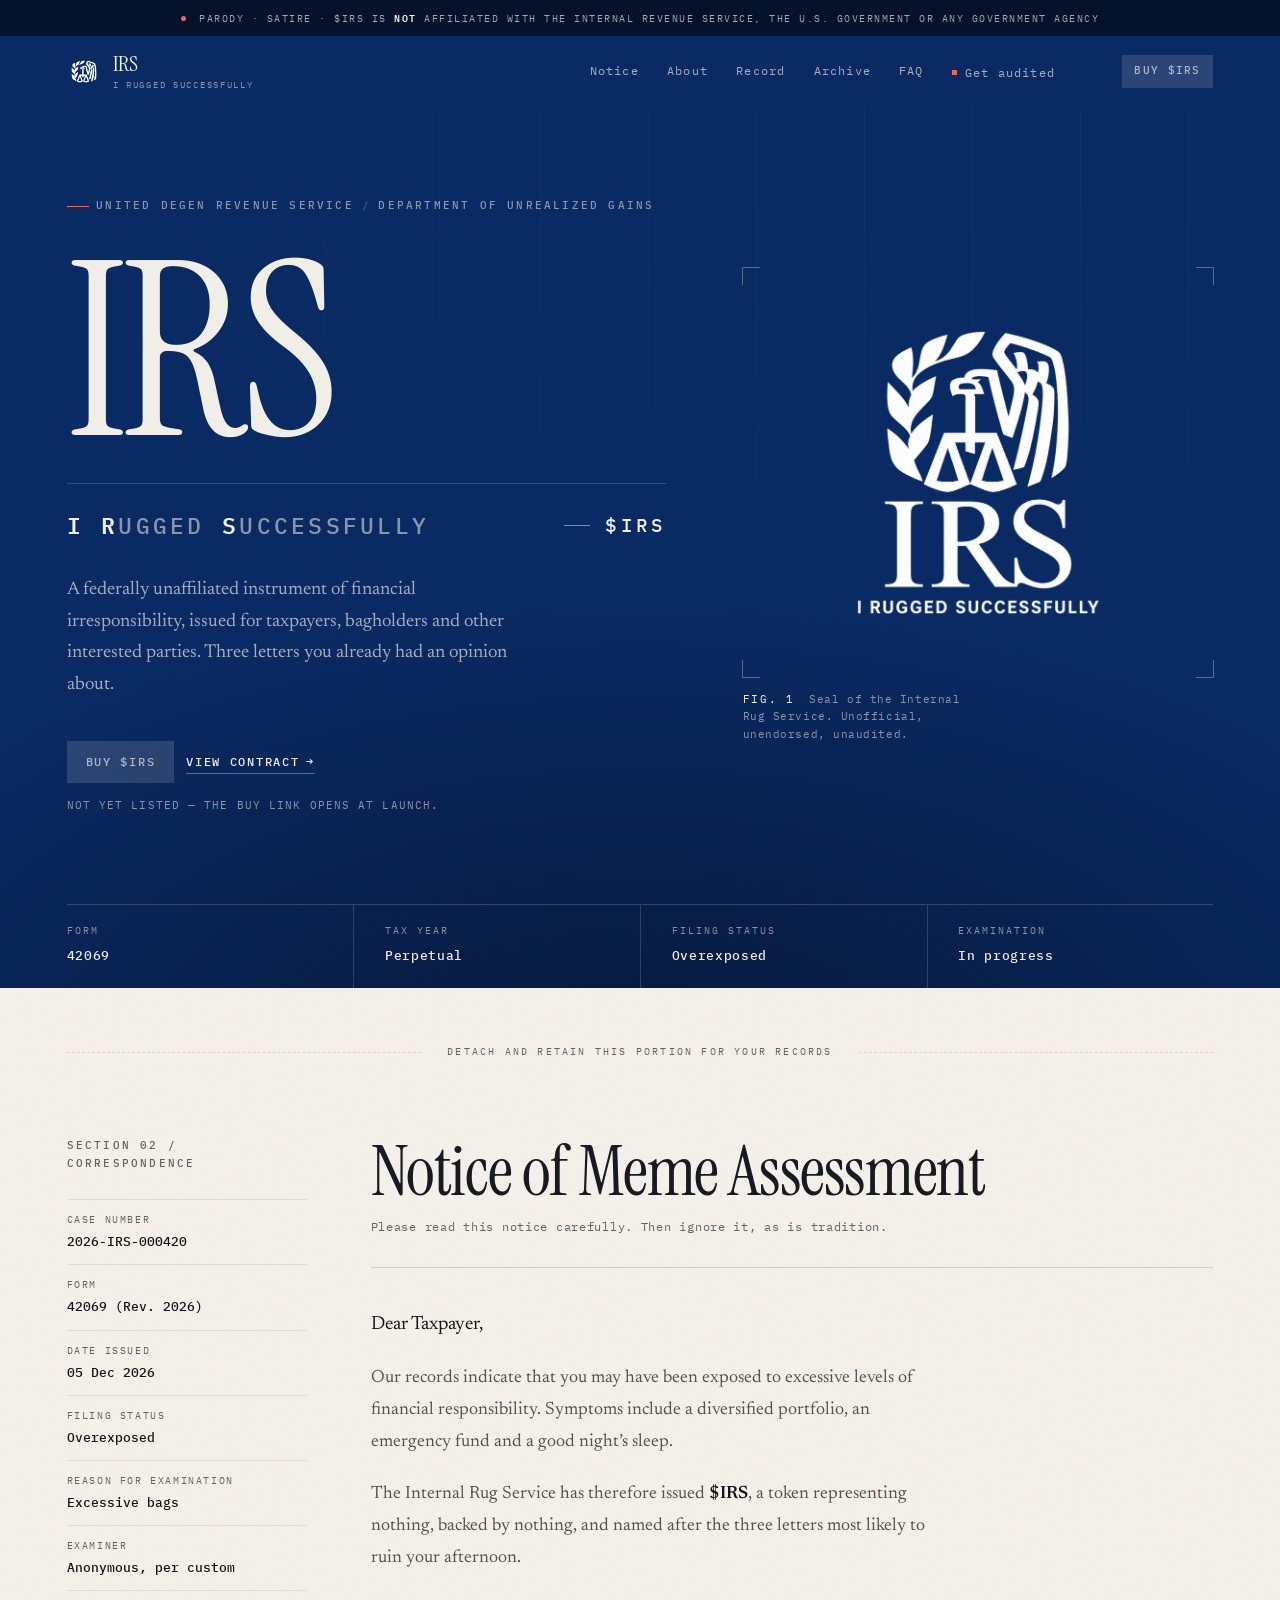
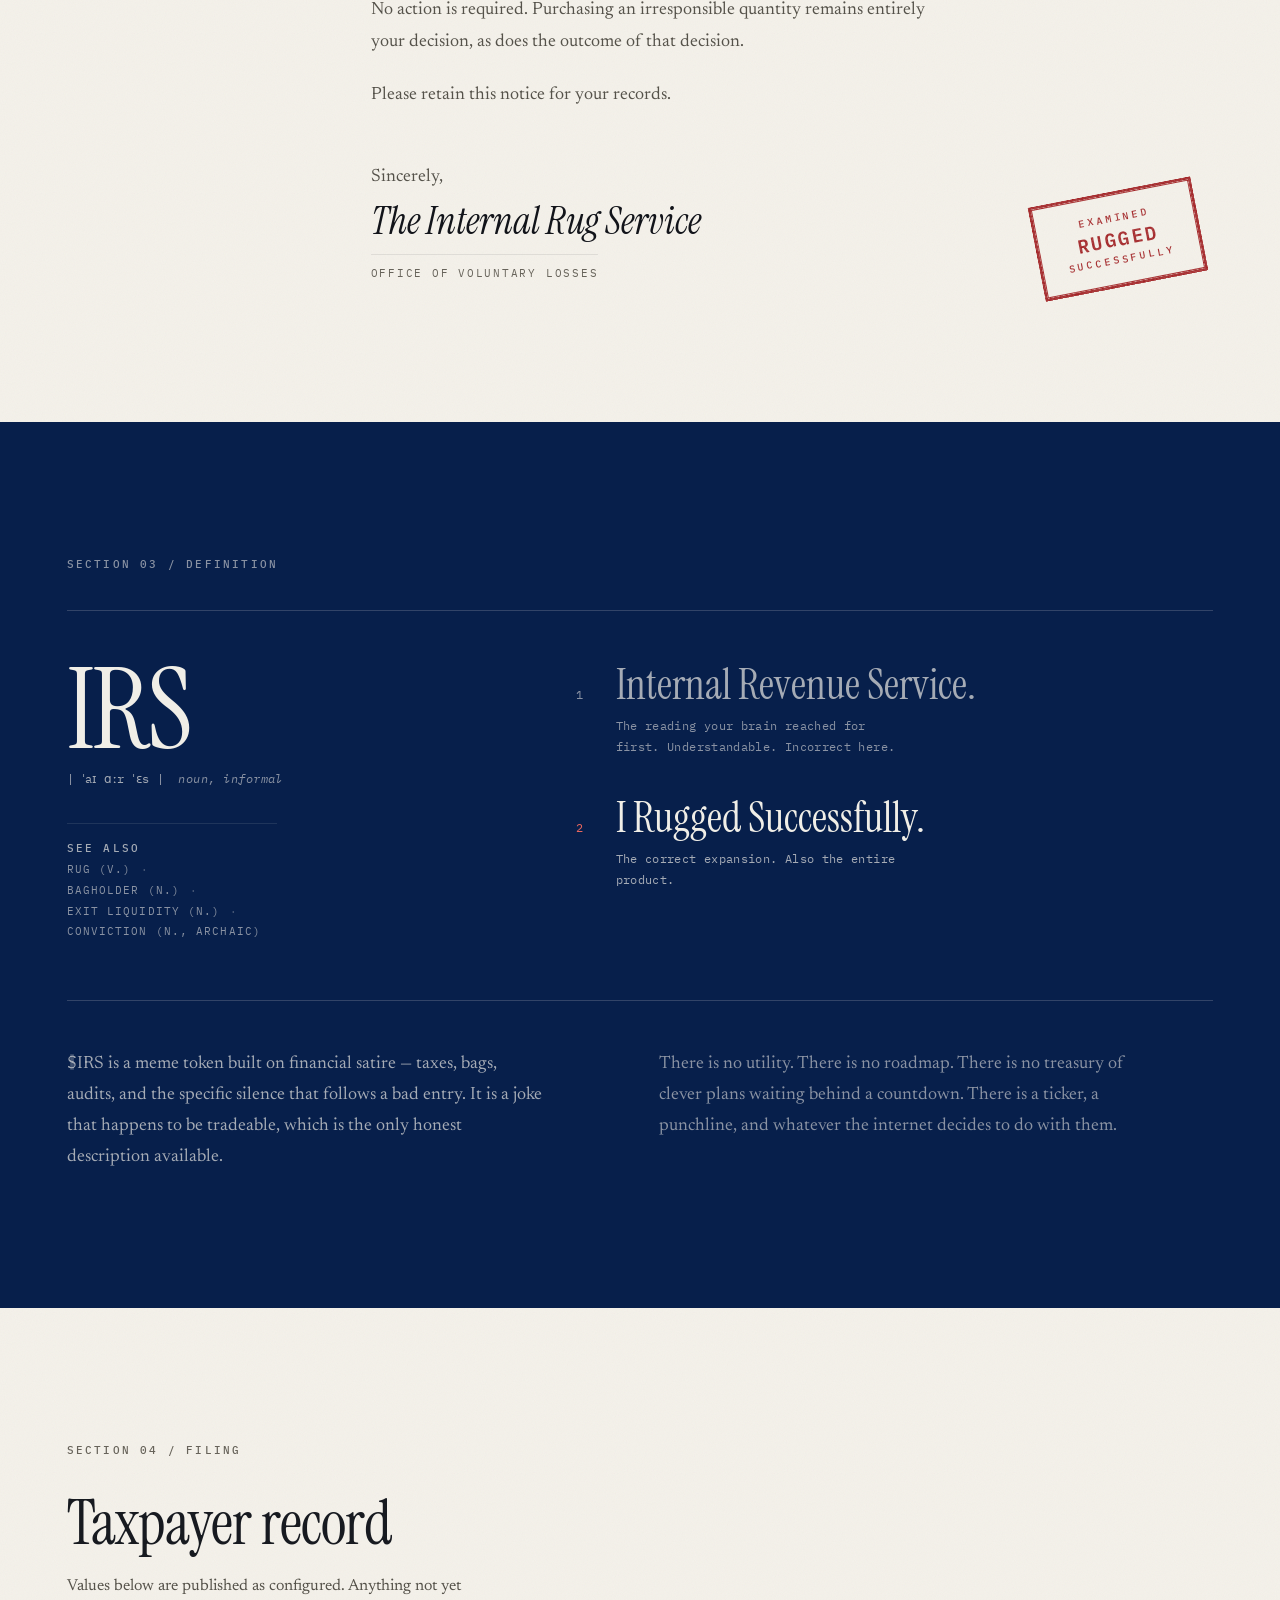
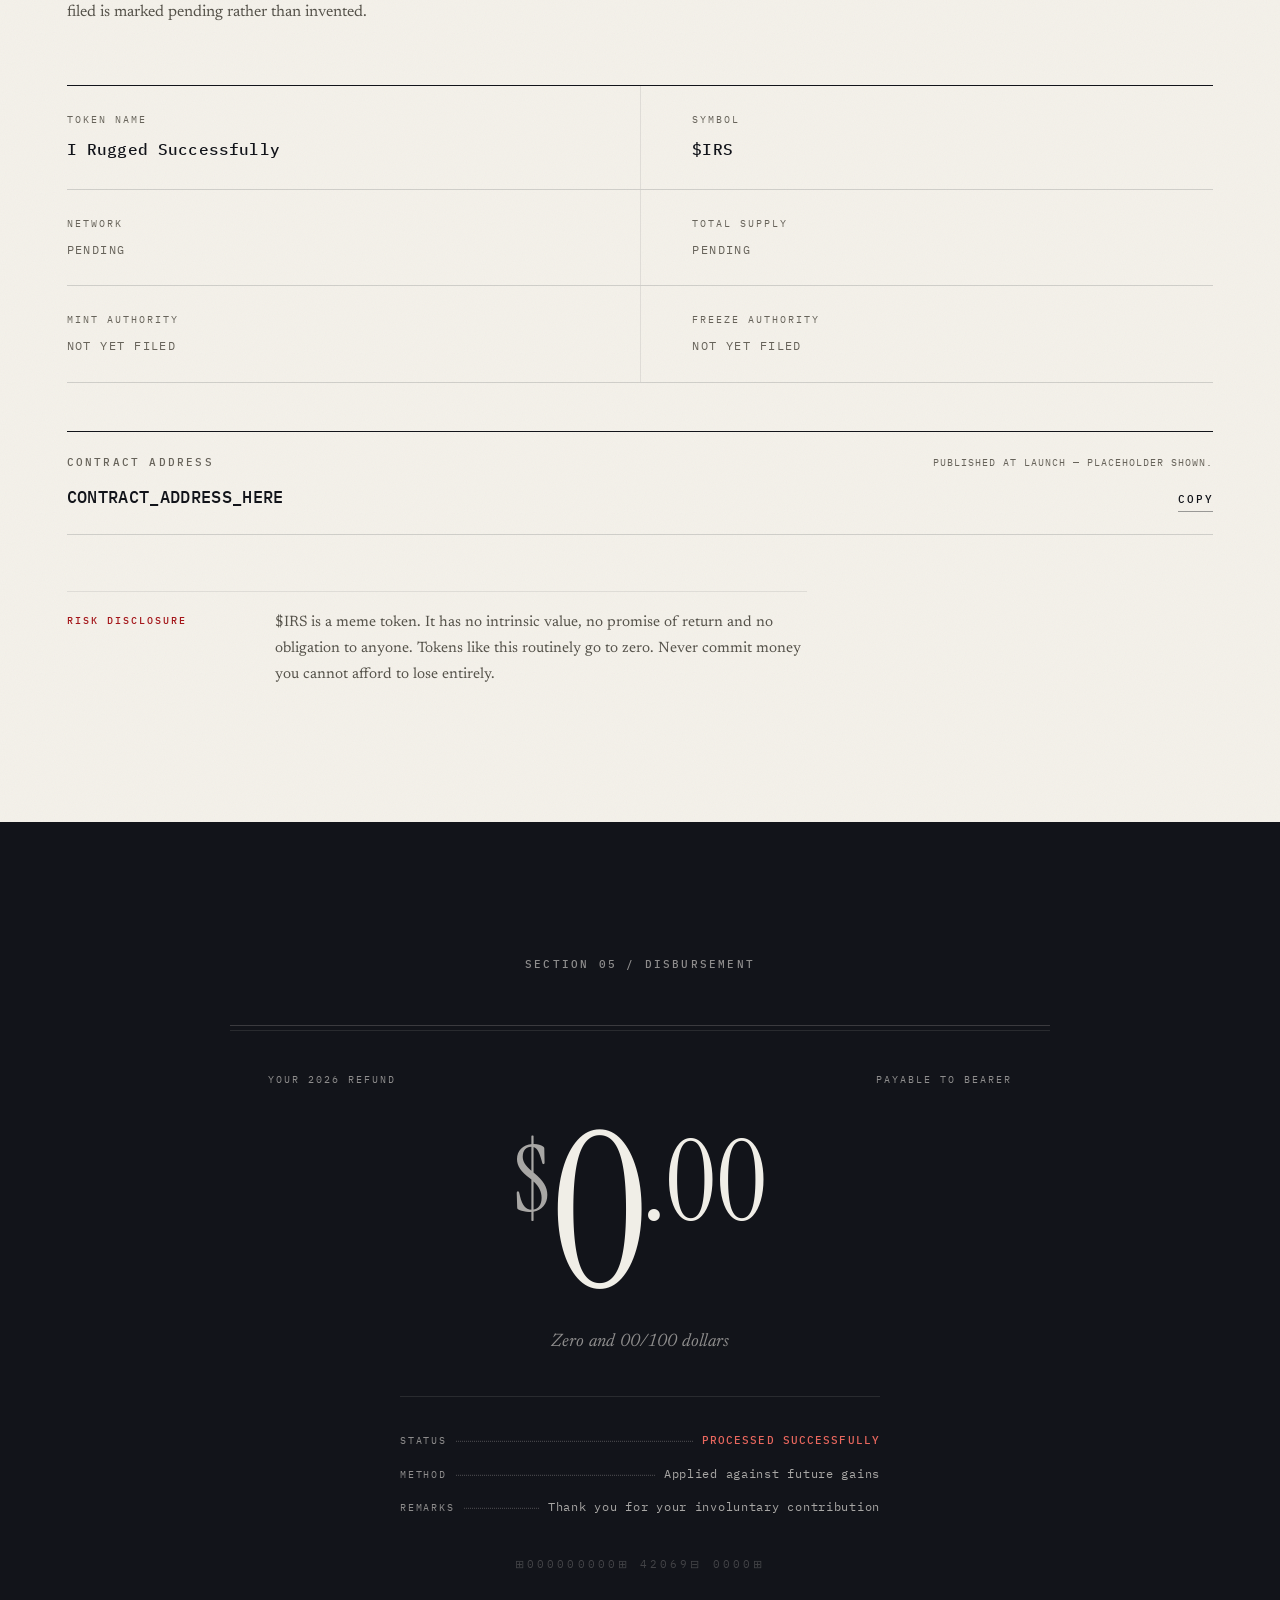
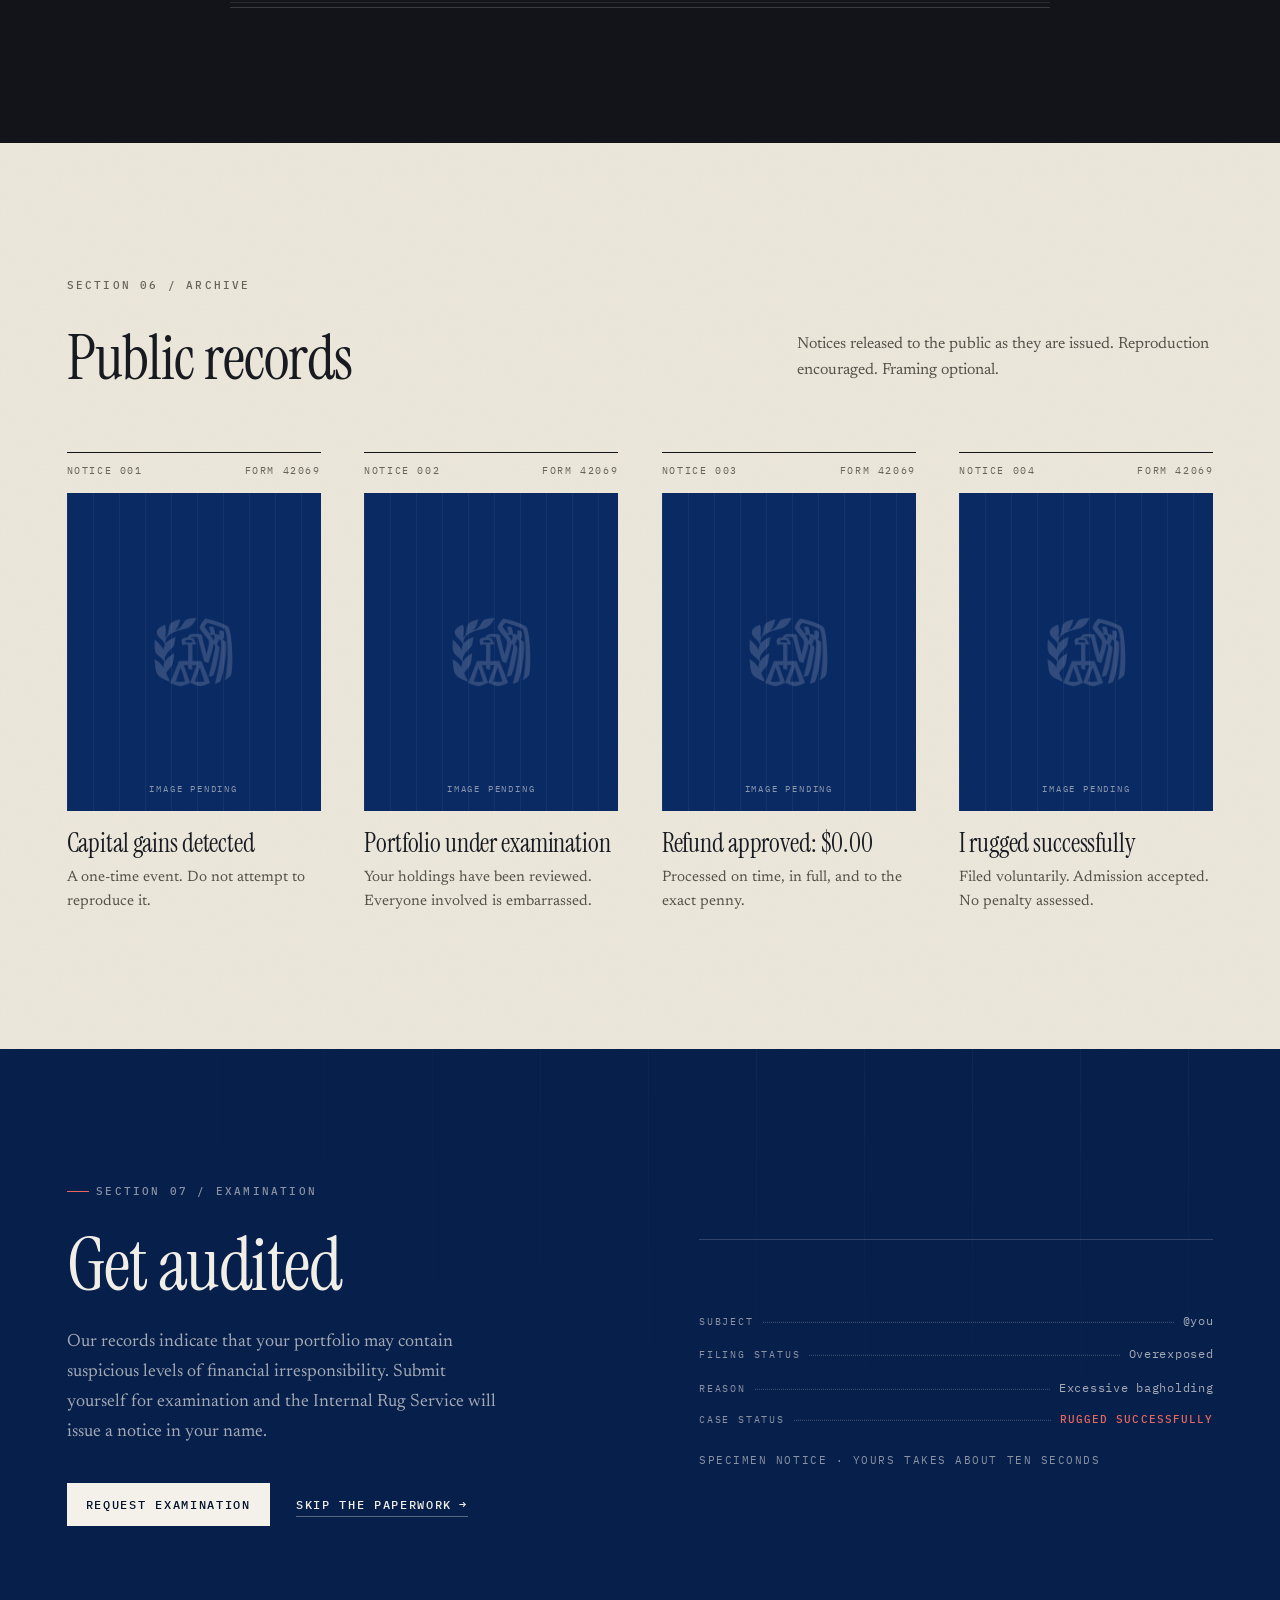
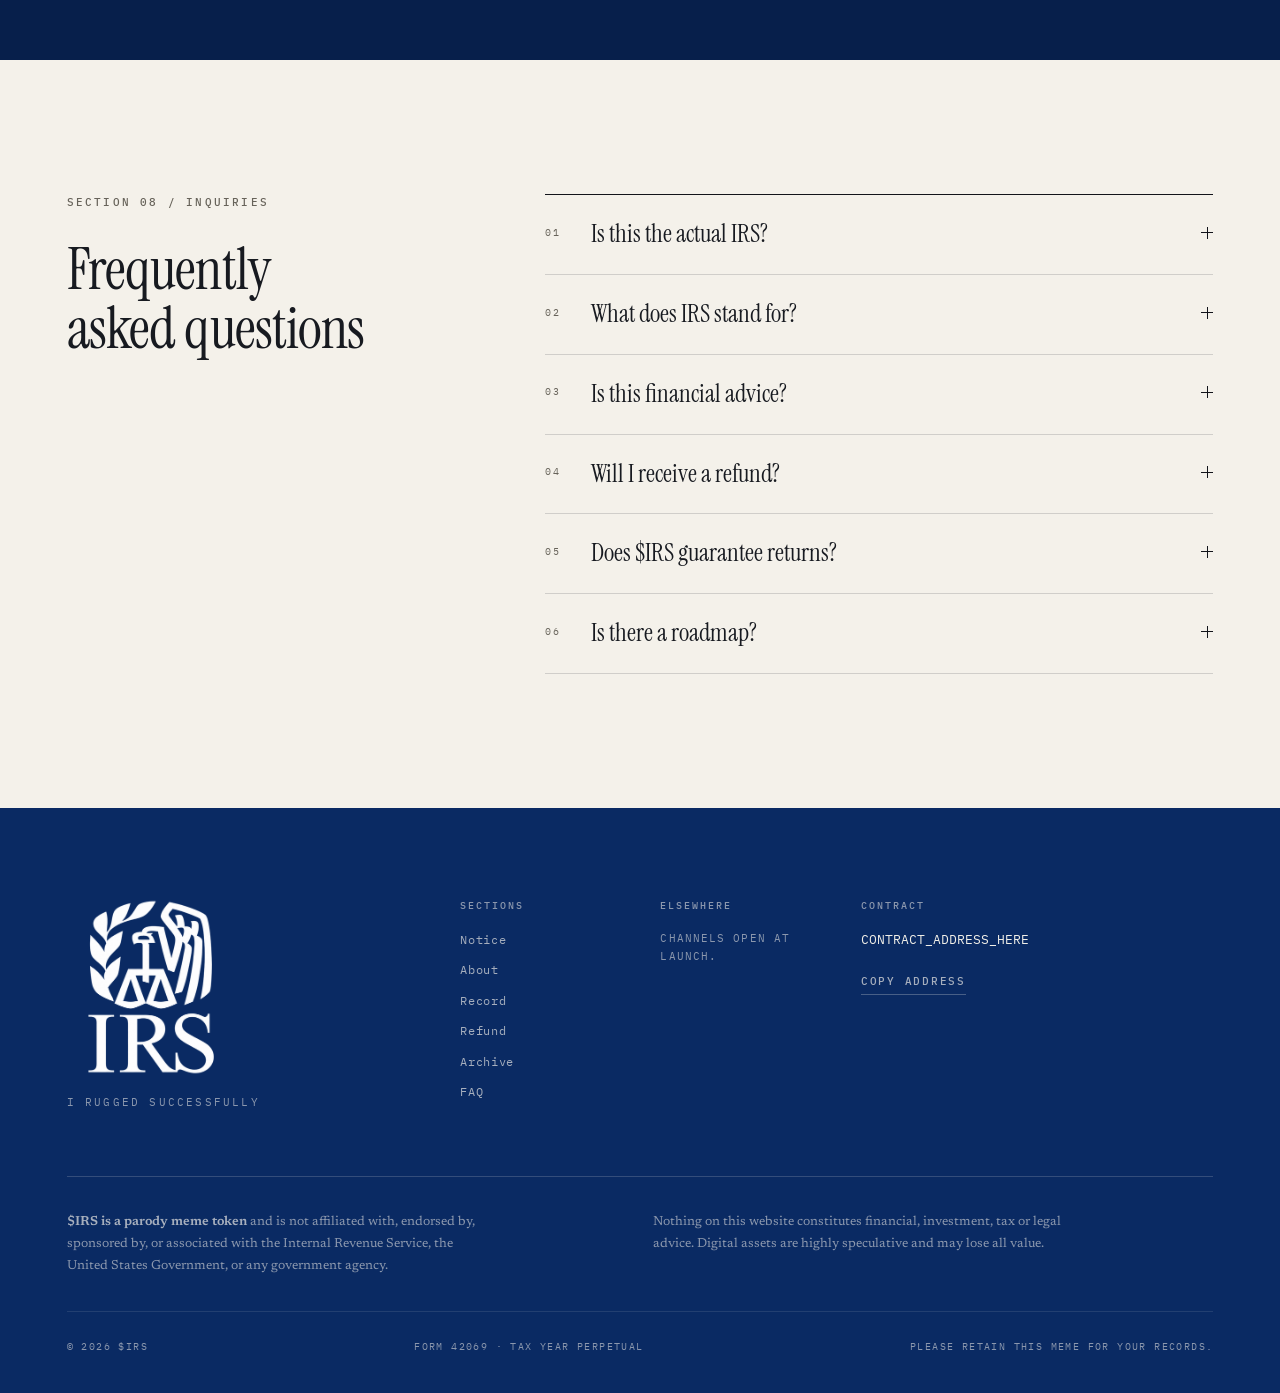
<file: index.html>
<!doctype html>
<html lang="en">
<head>
<meta charset="utf-8">
<meta name="viewport" content="width=device-width, initial-scale=1, viewport-fit=cover">
<title>IRS — I Rugged Successfully</title>

<meta name="description" content="$IRS — I Rugged Successfully. A parody meme token about taxes, bags and bad decisions. Not affiliated with the Internal Revenue Service or any government agency.">
<meta name="theme-color" content="#0A2A63">
<meta name="color-scheme" content="light dark">

<link rel="canonical" href="https://iruggedsuccessfully.com/">

<meta property="og:type" content="website">
<meta property="og:url" content="https://iruggedsuccessfully.com/">
<meta property="og:site_name" content="IRS — I Rugged Successfully">
<meta property="og:title" content="IRS — I Rugged Successfully">
<meta property="og:description" content="Your portfolio has been selected for examination. A parody meme token. Not affiliated with any government agency.">
<meta property="og:image" content="https://iruggedsuccessfully.com/assets/og.png">
<meta property="og:image:width" content="1200">
<meta property="og:image:height" content="630">
<meta property="og:image:alt" content="The IRS parody seal above the words I Rugged Successfully.">
<meta name="twitter:card" content="summary_large_image">
<meta name="twitter:title" content="IRS — I Rugged Successfully">
<meta name="twitter:description" content="Your portfolio has been selected for examination.">
<meta name="twitter:image" content="https://iruggedsuccessfully.com/assets/og.png">

<link rel="icon" href="assets/icon-64.png" sizes="64x64">
<link rel="icon" href="assets/icon-512.png" sizes="512x512">
<link rel="apple-touch-icon" href="assets/icon-180.png">

<link rel="preconnect" href="https://fonts.googleapis.com">
<link rel="preconnect" href="https://fonts.gstatic.com" crossorigin>
<link rel="preload" as="image" href="assets/lockup-white.png">
<link href="https://fonts.googleapis.com/css2?family=IBM+Plex+Mono:wght@400;500;600&family=Instrument+Serif:ital@0;1&family=Newsreader:ital,opsz,wght@0,6..72,300..600;1,6..72,300..500&display=swap" rel="stylesheet">
<link rel="stylesheet" href="styles.css">
</head>

<body>
<a class="skip" href="#main">Skip to content</a>

<!-- ══ PARODY BAR ══════════════════════════════════════════════════════ -->
<div class="disclaimer-bar" role="note">
  <span class="disclaimer-bar__mark" aria-hidden="true"></span>
  <p>Parody · Satire · $IRS is <strong>not</strong> affiliated with the Internal Revenue Service, the U.S. Government or any government agency</p>
</div>

<!-- ══ HEADER ═════════════════════════════════════════════════════════ -->
<header class="masthead" id="masthead">
  <div class="masthead__inner">
    <a class="brand" href="#top">
      <img class="brand__seal" src="assets/seal-white.png" alt="" width="240" height="162" aria-hidden="true">
      <span class="brand__text">
        <span class="brand__mark">IRS</span>
        <span class="brand__sub">I Rugged Successfully</span>
      </span>
    </a>

    <nav class="nav" aria-label="Primary">
      <ul class="nav__list">
        <li><a href="#notice">Notice</a></li>
        <li><a href="#about">About</a></li>
        <li><a href="#record">Record</a></li>
        <li><a href="#archive">Archive</a></li>
        <li><a href="#faq">FAQ</a></li>
        <li><a class="nav__flag" href="/audit.html"><span class="nav__dot" aria-hidden="true"></span>Get audited</a></li>
        <li><a class="nav__social" data-social="X_URL" href="#" target="_blank" rel="noopener" hidden>X</a></li>
      </ul>
      <a class="btn btn--sm btn--solid" data-cta="buy" href="#record">Buy $IRS</a>
    </nav>

    <button class="burger" id="burger" type="button" aria-expanded="false" aria-controls="mobile-menu">
      <span class="burger__lines" aria-hidden="true"><i></i><i></i></span>
      <span class="burger__label">Menu</span>
    </button>
  </div>
</header>

<!-- ══ MOBILE MENU ════════════════════════════════════════════════════ -->
<div class="sheet" id="mobile-menu" hidden>
  <nav class="sheet__nav" aria-label="Mobile">
    <a href="#notice"><span>01</span>Notice</a>
    <a href="#about"><span>02</span>About</a>
    <a href="#record"><span>03</span>Record</a>
    <a href="#refund"><span>04</span>Refund</a>
    <a href="#archive"><span>05</span>Archive</a>
    <a href="#faq"><span>06</span>FAQ</a>
    <a href="/audit.html"><span>07</span>Get audited</a>
  </nav>
  <div class="sheet__foot">
    <a class="btn btn--solid btn--block" data-cta="buy" href="#record">Buy $IRS</a>
    <div class="sheet__social">
      <a data-social="X_URL" href="#" target="_blank" rel="noopener" hidden>X ↗</a>
      <a data-social="TELEGRAM_URL" href="#" target="_blank" rel="noopener" hidden>Telegram ↗</a>
    </div>
  </div>
</div>

<main id="main">

<!-- ══ 01 · HERO ══════════════════════════════════════════════════════ -->
<section class="hero" id="top">
  <div class="hero__rule" aria-hidden="true"></div>

  <div class="hero__inner">
    <div class="hero__lede">
      <p class="eyebrow eyebrow--light">
        <span class="eyebrow__tick" aria-hidden="true"></span>
        United Degen Revenue Service
        <span class="eyebrow__sep" aria-hidden="true">/</span>
        Department of Unrealized Gains
      </p>

      <h1 class="hero__title">
        <span class="sr-only">IRS — I Rugged Successfully</span>
        <span class="hero__acr" aria-hidden="true">IRS</span>
      </h1>

      <p class="hero__expansion">
        <span class="xp" aria-hidden="true" style="--i:0"><b>I</b></span>
        <span class="xp" aria-hidden="true" style="--i:1"><b>R</b>ugged</span>
        <span class="xp" aria-hidden="true" style="--i:2"><b>S</b>uccessfully</span>
        <span class="hero__ticker"><i aria-hidden="true"></i>$IRS</span>
      </p>

      <p class="hero__copy">
        A federally unaffiliated instrument of financial irresponsibility, issued
        for taxpayers, bagholders and other interested parties. Three letters you
        already had an opinion about.
      </p>

      <div class="hero__actions">
        <a class="btn btn--solid" data-cta="buy" href="#record">Buy $IRS</a>
        <a class="btn btn--text" href="#record">View contract <span class="btn__arrow" aria-hidden="true">&#8594;</span></a>
      </div>
      <p class="hero__note" data-cta-note hidden></p>
    </div>

    <figure class="specimen">
      <div class="specimen__frame">
        <span class="specimen__crop specimen__crop--tl" aria-hidden="true"></span>
        <span class="specimen__crop specimen__crop--tr" aria-hidden="true"></span>
        <span class="specimen__crop specimen__crop--bl" aria-hidden="true"></span>
        <span class="specimen__crop specimen__crop--br" aria-hidden="true"></span>
        <img src="assets/lockup-white.png" width="520" height="605"
             alt="Parody seal: an eagle and scales above the letters I R S, with the words I Rugged Successfully beneath.">
      </div>
      <figcaption>
        <span>Fig. 1</span>
        Seal of the Internal Rug Service. Unofficial, unendorsed, unaudited.
      </figcaption>
    </figure>
  </div>

  <dl class="stripfields" aria-label="Filing summary">
    <div><dt>Form</dt><dd>42069</dd></div>
    <div><dt>Tax year</dt><dd>Perpetual</dd></div>
    <div><dt>Filing status</dt><dd>Overexposed</dd></div>
    <div><dt>Examination</dt><dd>In progress</dd></div>
  </dl>
</section>

<!-- ══ 02 · OFFICIAL NOTICE ═══════════════════════════════════════════ -->
<section class="notice" id="notice">
  <div class="perf" aria-hidden="true"><span>Detach and retain this portion for your records</span></div>

  <div class="shell notice__inner">
    <aside class="notice__meta">
      <p class="eyebrow">Section 02 / Correspondence</p>
      <dl class="fields">
        <div><dt>Case number</dt><dd>2026-IRS-000420</dd></div>
        <div><dt>Form</dt><dd>42069 (Rev. 2026)</dd></div>
        <div><dt>Date issued</dt><dd data-issued>—</dd></div>
        <div><dt>Filing status</dt><dd>Overexposed</dd></div>
        <div><dt>Reason for examination</dt><dd>Excessive bags</dd></div>
        <div><dt>Examiner</dt><dd>Anonymous, per custom</dd></div>
      </dl>
    </aside>

    <article class="letter" data-stamp-scope>
      <header class="letter__head">
        <h2>Notice of Meme Assessment</h2>
        <p class="letter__kicker">Please read this notice carefully. Then ignore it, as is tradition.</p>
      </header>

      <div class="letter__body">
        <p class="letter__salutation">Dear Taxpayer,</p>
        <p>
          Our records indicate that you may have been exposed to excessive levels of
          financial responsibility. Symptoms include a diversified portfolio, an
          emergency fund and a good night&rsquo;s sleep.
        </p>
        <p>
          The Internal Rug Service has therefore issued <strong>$IRS</strong>, a token
          representing nothing, backed by nothing, and named after the three letters
          most likely to ruin your afternoon.
        </p>
        <p>
          No action is required. Purchasing an irresponsible quantity remains entirely
          your decision, as does the outcome of that decision.
        </p>
        <p>Please retain this notice for your records.</p>
      </div>

      <footer class="letter__sign">
        <p class="letter__closing">Sincerely,</p>
        <p class="letter__signature">The Internal Rug Service</p>
        <p class="letter__title">Office of Voluntary Losses</p>
      </footer>

      <div class="stamp" data-stamp aria-hidden="true">
        <span class="stamp__top">Examined</span>
        <span class="stamp__mid">Rugged</span>
        <span class="stamp__bot">Successfully</span>
      </div>
    </article>
  </div>
</section>

<!-- ══ 03 · WHAT IS $IRS ══════════════════════════════════════════════ -->
<section class="define" id="about">
  <div class="shell">
    <p class="eyebrow eyebrow--light">Section 03 / Definition</p>

    <div class="entry">
      <div class="entry__headword">
        <h2>IRS</h2>
        <p class="entry__gram"><span class="entry__phon">&#124; &#712;a&#618; &#593;&#720;r &#712;&#603;s &#124;</span> <em>noun, informal</em></p>
        <p class="entry__xref">
          <b>See also</b>
          <span>Rug (v.)</span><span>Bagholder (n.)</span><span>Exit liquidity (n.)</span><span>Conviction (n., archaic)</span>
        </p>
      </div>

      <ol class="entry__senses">
        <li>
          <span class="entry__num">1</span>
          <p class="entry__sense">Internal Revenue Service.</p>
          <p class="entry__gloss">The reading your brain reached for first. Understandable. Incorrect here.</p>
        </li>
        <li class="is-correct">
          <span class="entry__num">2</span>
          <p class="entry__sense">I Rugged Successfully.</p>
          <p class="entry__gloss">The correct expansion. Also the entire product.</p>
        </li>
      </ol>
    </div>

    <div class="define__body">
      <p>
        $IRS is a meme token built on financial satire — taxes, bags, audits, and the
        specific silence that follows a bad entry. It is a joke that happens to be
        tradeable, which is the only honest description available.
      </p>
      <p class="define__hard">
        There is no utility. There is no roadmap. There is no treasury of clever plans
        waiting behind a countdown. There is a ticker, a punchline, and whatever the
        internet decides to do with them.
      </p>
    </div>
  </div>
</section>

<!-- ══ 04 · TAXPAYER RECORD ═══════════════════════════════════════════ -->
<section class="record" id="record">
  <div class="shell">
    <header class="sechead">
      <p class="eyebrow">Section 04 / Filing</p>
      <h2>Taxpayer record</h2>
      <p class="sechead__note">
        Values below are published as configured. Anything not yet filed is marked
        pending rather than invented.
      </p>
    </header>

    <div class="ledger">
      <div class="ledger__row">
        <dl class="ledger__pair">
          <dt>Token name</dt>
          <dd data-field="TOKEN_NAME">I Rugged Successfully</dd>
        </dl>
        <dl class="ledger__pair">
          <dt>Symbol</dt>
          <dd data-field="TOKEN_SYMBOL">$IRS</dd>
        </dl>
      </div>

      <div class="ledger__row">
        <dl class="ledger__pair">
          <dt>Network</dt>
          <dd data-field="NETWORK">Pending</dd>
        </dl>
        <dl class="ledger__pair">
          <dt>Total supply</dt>
          <dd data-field="TOTAL_SUPPLY">Pending</dd>
        </dl>
      </div>

      <div class="ledger__row">
        <dl class="ledger__pair">
          <dt>Mint authority</dt>
          <dd data-field="MINT_AUTHORITY">Not yet filed</dd>
        </dl>
        <dl class="ledger__pair">
          <dt>Freeze authority</dt>
          <dd data-field="FREEZE_AUTHORITY">Not yet filed</dd>
        </dl>
      </div>
    </div>

    <!-- Contract address -->
    <div class="contract">
      <div class="contract__label">
        <span class="eyebrow">Contract address</span>
        <span class="contract__hint" data-contract-hint>Verify the address before every transaction.</span>
      </div>
      <div class="contract__row">
        <code class="contract__value" data-contract-display title="">CONTRACT_ADDRESS_HERE</code>
        <button class="textbtn" type="button" data-copy>
          <span class="contract__copy-text">Copy</span>
        </button>
      </div>
      <p class="sr-only" role="status" aria-live="polite" data-copy-status></p>
      <div class="contract__links">
        <a class="tlink" data-social="BUY_URL" href="#" target="_blank" rel="noopener" hidden>Buy $IRS ↗</a>
        <a class="tlink" data-explorer href="#" target="_blank" rel="noopener" hidden>View on explorer ↗</a>
      </div>
    </div>

    <aside class="risk">
      <p class="risk__label">Risk disclosure</p>
      <p class="risk__body">$IRS is a meme token. It has no intrinsic value, no promise of
      return and no obligation to anyone. Tokens like this routinely go to zero.
      Never commit money you cannot afford to lose entirely.</p>
    </aside>
  </div>
</section>

<!-- ══ 05 · REFUND ════════════════════════════════════════════════════ -->
<section class="refund" id="refund" data-refund>
  <div class="shell refund__inner">
    <h2 class="sr-only">Your refund</h2>
    <p class="eyebrow eyebrow--light">Section 05 / Disbursement</p>

    <div class="check">
      <div class="check__head">
        <span>Your 2026 refund</span>
        <span>Payable to bearer</span>
      </div>

      <p class="check__amount" data-amount>
        <span class="check__cur">$</span><span class="check__num">0</span><span class="check__dec">.00</span>
      </p>

      <p class="check__written">Zero and 00/100 dollars</p>

      <dl class="stub">
        <div class="stub__row is-key">
          <dt>Status</dt>
          <dd>Processed successfully</dd>
        </div>
        <div class="stub__row">
          <dt>Method</dt>
          <dd>Applied against future gains</dd>
        </div>
        <div class="stub__row">
          <dt>Remarks</dt>
          <dd>Thank you for your involuntary contribution</dd>
        </div>
      </dl>

      <p class="check__micr" aria-hidden="true">&#8862;000000000&#8862; 42069&#8863; 0000&#8862;</p>
    </div>
  </div>
</section>

<!-- ══ 06 · PUBLIC RECORDS ════════════════════════════════════════════ -->
<section class="archive" id="archive">
  <div class="shell">
    <header class="sechead sechead--split">
      <div>
        <p class="eyebrow">Section 06 / Archive</p>
        <h2>Public records</h2>
      </div>
      <p class="sechead__note">
        Notices released to the public as they are issued. Reproduction encouraged.
        Framing optional.
      </p>
    </header>

    <div class="notices">

      <!--
        ┌─ HOW TO ADD A NOTICE ────────────────────────────────────────────┐
        │ Duplicate one <article class="notice-card"> block below.         │
        │ To show an image, replace the whole <div class="ph"> … </div>    │
        │ with:                                                            │
        │   <img class="notice-card__img" src="assets/notices/005.png"     │
        │        alt="Describe the meme" loading="lazy"                    │
        │        width="1000" height="1250">                               │
        └──────────────────────────────────────────────────────────────────┘
      -->

      <article class="notice-card">
        <header class="notice-card__head"><span>Notice 001</span><span>Form 42069</span></header>
        <div class="notice-card__media">
          <div class="ph"><img src="assets/seal-white.png" alt="" width="240" height="162" loading="lazy" aria-hidden="true"><span>Image pending</span></div>
        </div>
        <h3>Capital gains detected</h3>
        <p>A one-time event. Do not attempt to reproduce it.</p>
      </article>

      <article class="notice-card">
        <header class="notice-card__head"><span>Notice 002</span><span>Form 42069</span></header>
        <div class="notice-card__media">
          <div class="ph"><img src="assets/seal-white.png" alt="" width="240" height="162" loading="lazy" aria-hidden="true"><span>Image pending</span></div>
        </div>
        <h3>Portfolio under examination</h3>
        <p>Your holdings have been reviewed. Everyone involved is embarrassed.</p>
      </article>

      <article class="notice-card">
        <header class="notice-card__head"><span>Notice 003</span><span>Form 42069</span></header>
        <div class="notice-card__media">
          <div class="ph"><img src="assets/seal-white.png" alt="" width="240" height="162" loading="lazy" aria-hidden="true"><span>Image pending</span></div>
        </div>
        <h3>Refund approved: $0.00</h3>
        <p>Processed on time, in full, and to the exact penny.</p>
      </article>

      <article class="notice-card">
        <header class="notice-card__head"><span>Notice 004</span><span>Form 42069</span></header>
        <div class="notice-card__media">
          <div class="ph"><img src="assets/seal-white.png" alt="" width="240" height="162" loading="lazy" aria-hidden="true"><span>Image pending</span></div>
        </div>
        <h3>I rugged successfully</h3>
        <p>Filed voluntarily. Admission accepted. No penalty assessed.</p>
      </article>

    </div>
  </div>
</section>

<!-- ══ 07 · GET AUDITED ═══════════════════════════════════════════════ -->
<section class="audit-teaser" id="audited">
  <div class="shell audit-teaser__grid">
    <div>
      <p class="eyebrow eyebrow--light">
        <span class="eyebrow__tick" aria-hidden="true"></span>
        Section 07 / Examination
      </p>
      <h2 class="audit-teaser__title">Get audited</h2>
      <p class="audit-teaser__copy">
        Our records indicate that your portfolio may contain suspicious levels of
        financial irresponsibility. Submit yourself for examination and the
        Internal Rug Service will issue a notice in your name.
      </p>
      <div class="audit-teaser__actions">
        <a class="btn btn--solid" href="/audit.html">Request examination</a>
        <a class="btn btn--text" href="/audit.html?r=too-many-memecoins">
          Skip the paperwork <span class="btn__arrow" aria-hidden="true">&#8594;</span>
        </a>
      </div>
    </div>

    <div class="audit-teaser__specimen" aria-hidden="true">
      <dl class="stub stub--flush">
        <div class="stub__row"><dt>Subject</dt><dd>@you</dd></div>
        <div class="stub__row"><dt>Filing status</dt><dd>Overexposed</dd></div>
        <div class="stub__row"><dt>Reason</dt><dd>Excessive bagholding</dd></div>
        <div class="stub__row is-key"><dt>Case status</dt><dd>Rugged successfully</dd></div>
      </dl>
      <p class="audit-teaser__cap">Specimen notice · Yours takes about ten seconds</p>
    </div>
  </div>
</section>

<!-- ══ 08 · FAQ ═══════════════════════════════════════════════════════ -->
<section class="faq" id="faq">
  <div class="shell faq__inner">
    <header class="sechead">
      <p class="eyebrow">Section 08 / Inquiries</p>
      <h2>Frequently<br>asked questions</h2>
    </header>

    <div class="faq__list">
      <details class="qa">
        <summary><span class="qa__n">01</span><span class="qa__q">Is this the actual IRS?</span><span class="qa__i" aria-hidden="true"></span></summary>
        <div class="qa__a"><p>Absolutely not. $IRS is parody. It has no connection to the Internal Revenue Service, the U.S. Treasury, or any government body, and never will.</p></div>
      </details>

      <details class="qa">
        <summary><span class="qa__n">02</span><span class="qa__q">What does IRS stand for?</span><span class="qa__i" aria-hidden="true"></span></summary>
        <div class="qa__a"><p>I Rugged Successfully. That is the whole idea, and we are not planning a second one.</p></div>
      </details>

      <details class="qa">
        <summary><span class="qa__n">03</span><span class="qa__q">Is this financial advice?</span><span class="qa__i" aria-hidden="true"></span></summary>
        <div class="qa__a"><p>No. Nothing here is financial, investment, tax or legal advice. It is a joke with a website.</p></div>
      </details>

      <details class="qa">
        <summary><span class="qa__n">04</span><span class="qa__q">Will I receive a refund?</span><span class="qa__i" aria-hidden="true"></span></summary>
        <div class="qa__a"><p>Also no. Your refund has already been processed and is displayed above in full.</p></div>
      </details>

      <details class="qa">
        <summary><span class="qa__n">05</span><span class="qa__q">Does $IRS guarantee returns?</span><span class="qa__i" aria-hidden="true"></span></summary>
        <div class="qa__a"><p>No. It is a meme token with no utility, no revenue and no promises. It can lose all of its value, and tokens like it frequently do.</p></div>
      </details>

      <details class="qa">
        <summary><span class="qa__n">06</span><span class="qa__q">Is there a roadmap?</span><span class="qa__i" aria-hidden="true"></span></summary>
        <div class="qa__a"><p>There is a ticker and a punchline. Anything beyond that would be a promise, and promises are how this normally goes wrong.</p></div>
      </details>
    </div>
  </div>
</section>

</main>

<!-- ══ FOOTER ═════════════════════════════════════════════════════════ -->
<footer class="foot">
  <div class="shell">
    <div class="foot__top">
      <div class="foot__brand">
        <img src="assets/mark-white.png" alt="IRS — I Rugged Successfully" width="380" height="403" loading="lazy">
        <p>I Rugged Successfully</p>
      </div>

      <div class="foot__cols">
        <nav class="foot__col" aria-label="Sections">
          <h2>Sections</h2>
          <a href="#notice">Notice</a>
          <a href="#about">About</a>
          <a href="#record">Record</a>
          <a href="#refund">Refund</a>
          <a href="#archive">Archive</a>
          <a href="#faq">FAQ</a>
        </nav>

        <nav class="foot__col" aria-label="Elsewhere" data-social-col>
          <h2>Elsewhere</h2>
          <a data-social="X_URL" href="#" target="_blank" rel="noopener" hidden>X ↗</a>
          <a data-social="TELEGRAM_URL" href="#" target="_blank" rel="noopener" hidden>Telegram ↗</a>
          <a data-social="BUY_URL" href="#" target="_blank" rel="noopener" hidden>Buy $IRS ↗</a>
          <p class="foot__pending" data-social-empty>Channels open at launch.</p>
        </nav>

        <div class="foot__col foot__col--wide">
          <h2>Contract</h2>
          <code class="foot__contract" data-contract-display>CONTRACT_ADDRESS_HERE</code>
          <button class="textbtn foot__copy" type="button" data-copy><span class="contract__copy-text">Copy address</span></button>
        </div>
      </div>
    </div>

    <div class="foot__legal">
      <p>
        <strong>$IRS is a parody meme token</strong> and is not affiliated with, endorsed by,
        sponsored by, or associated with the Internal Revenue Service, the United States
        Government, or any government agency.
      </p>
      <p>
        Nothing on this website constitutes financial, investment, tax or legal advice.
        Digital assets are highly speculative and may lose all value.
      </p>
    </div>

    <div class="foot__base">
      <span>&copy; <span data-year>2026</span> $IRS</span>
      <span>Form 42069 · Tax year perpetual</span>
      <span>Please retain this meme for your records.</span>
    </div>
  </div>
</footer>

<script src="script.js" defer></script>
</body>
</html>
</file>
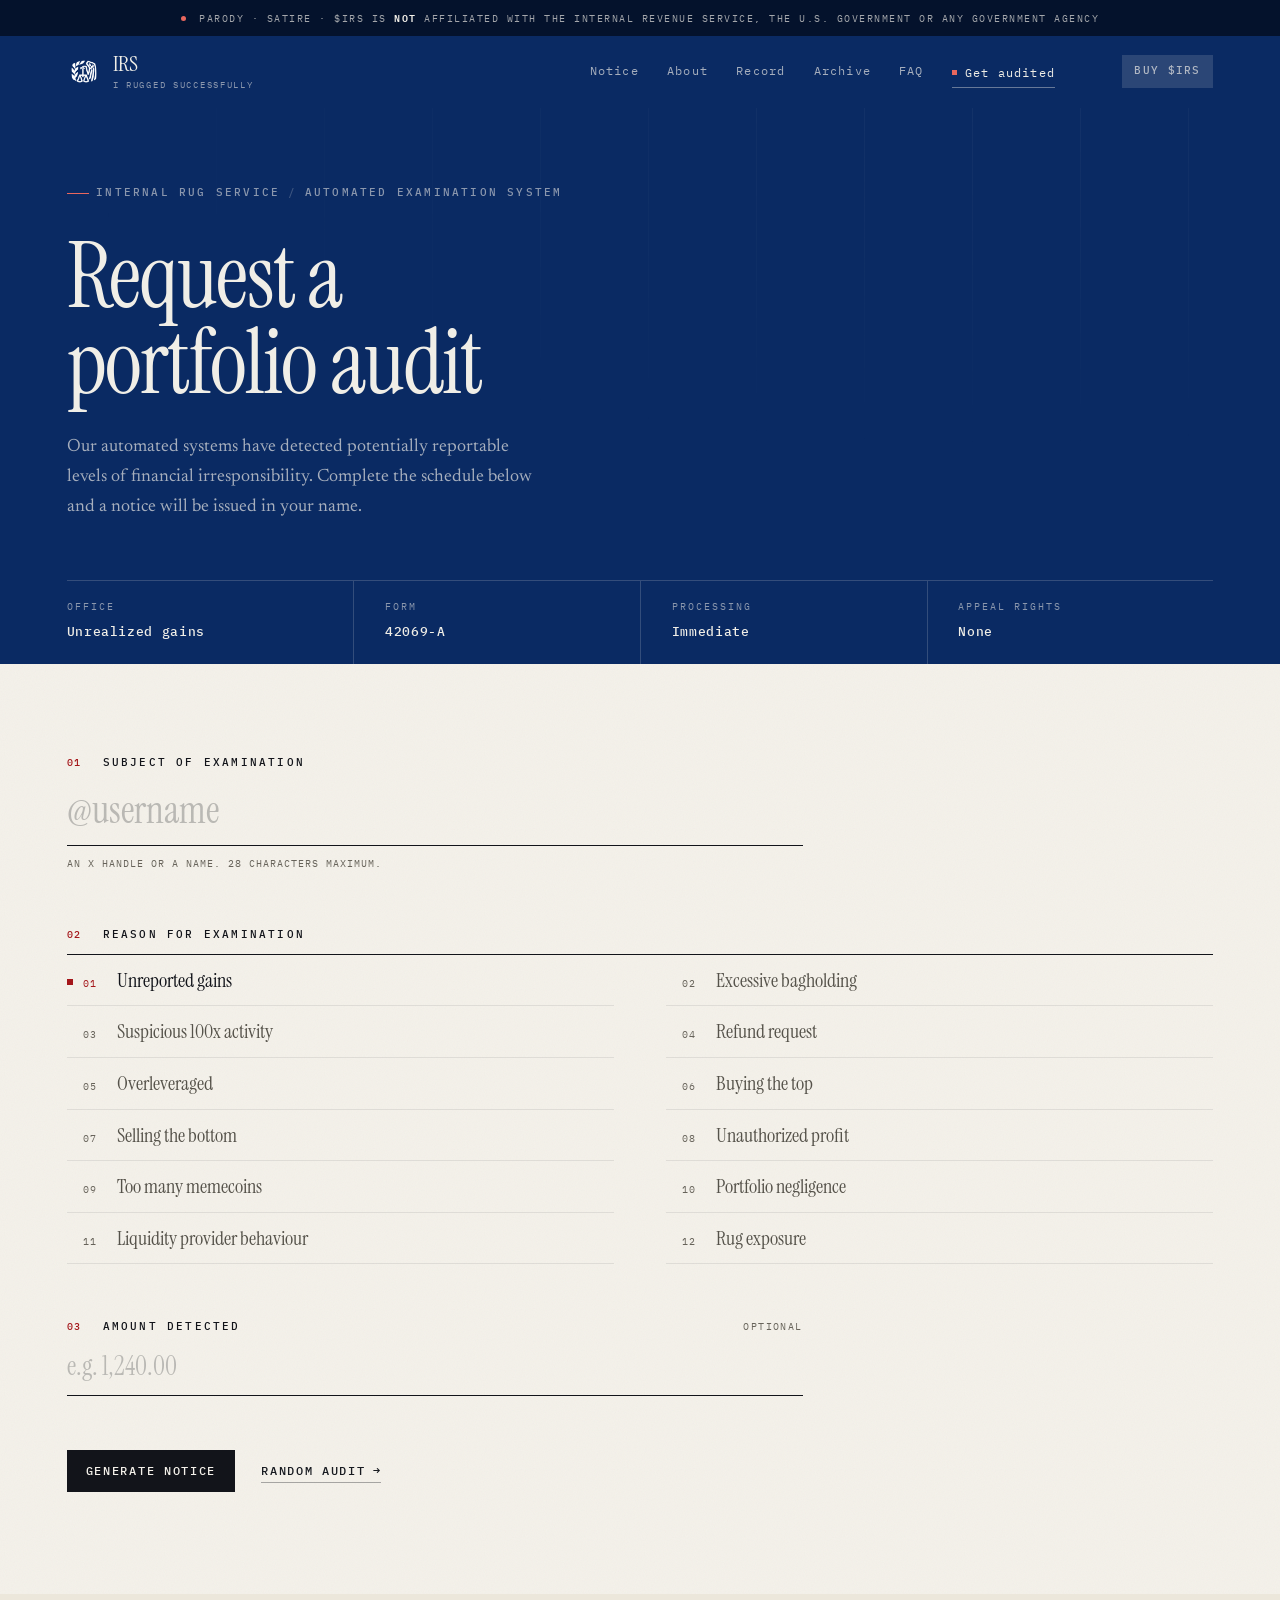
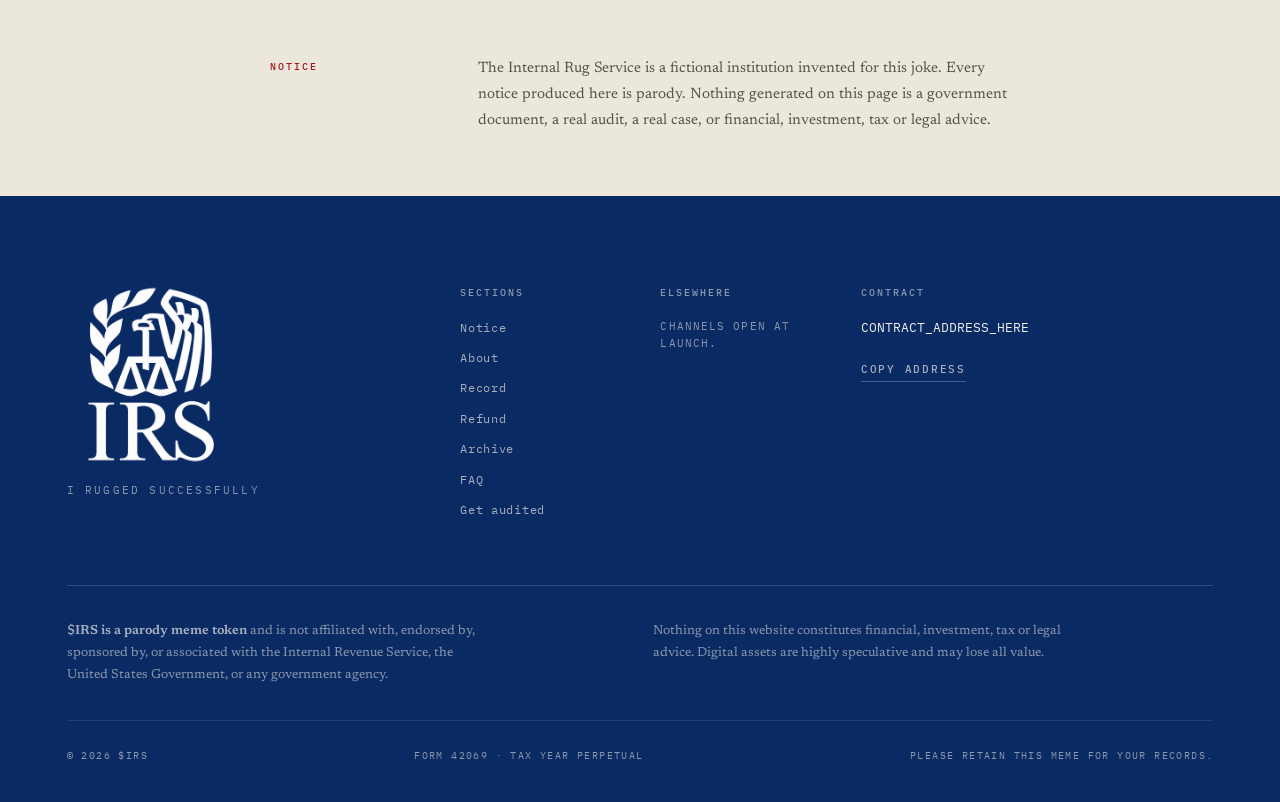
<file: audit.html>
<!doctype html>
<html lang="en">
<head>
<meta charset="utf-8">
<meta name="viewport" content="width=device-width, initial-scale=1, viewport-fit=cover">
<title>Get Audited — IRS, I Rugged Successfully</title>

<meta name="description" content="Request a parody portfolio audit from the Internal Rug Service and download your notice. A joke. Not affiliated with the Internal Revenue Service or any government agency.">
<meta name="theme-color" content="#0A2A63">
<meta name="color-scheme" content="light dark">

<link rel="canonical" href="https://iruggedsuccessfully.com/audit">

<meta property="og:type" content="website">
<meta property="og:url" content="https://iruggedsuccessfully.com/audit">
<meta property="og:site_name" content="IRS — I Rugged Successfully">
<meta property="og:title" content="Get Audited — Internal Rug Service">
<meta property="og:description" content="Our records indicate your portfolio may contain suspicious levels of financial irresponsibility. Request an examination.">
<meta property="og:image" content="https://iruggedsuccessfully.com/assets/og.png">
<meta property="og:image:width" content="1200">
<meta property="og:image:height" content="630">
<meta name="twitter:card" content="summary_large_image">
<meta name="twitter:title" content="Get Audited — Internal Rug Service">
<meta name="twitter:description" content="Our records indicate your portfolio may contain suspicious levels of financial irresponsibility.">
<meta name="twitter:image" content="https://iruggedsuccessfully.com/assets/og.png">

<link rel="icon" href="assets/icon-64.png" sizes="64x64">
<link rel="icon" href="assets/icon-512.png" sizes="512x512">
<link rel="apple-touch-icon" href="assets/icon-180.png">

<link rel="preconnect" href="https://fonts.googleapis.com">
<link rel="preconnect" href="https://fonts.gstatic.com" crossorigin>
<link href="https://fonts.googleapis.com/css2?family=IBM+Plex+Mono:wght@400;500;600&family=Instrument+Serif:ital@0;1&family=Newsreader:ital,opsz,wght@0,6..72,300..600;1,6..72,300..500&display=swap" rel="stylesheet">
<link rel="stylesheet" href="styles.css">
<link rel="stylesheet" href="audit.css">
</head>

<body>
<a class="skip" href="#main">Skip to content</a>

<div class="disclaimer-bar" role="note">
  <span class="disclaimer-bar__mark" aria-hidden="true"></span>
  <p>Parody · Satire · $IRS is <strong>not</strong> affiliated with the Internal Revenue Service, the U.S. Government or any government agency</p>
</div>

<header class="masthead" id="masthead">
  <div class="masthead__inner">
    <a class="brand" href="/">
      <img class="brand__seal" src="assets/seal-white.png" alt="" width="240" height="162" aria-hidden="true">
      <span class="brand__text">
        <span class="brand__mark">IRS</span>
        <span class="brand__sub">I Rugged Successfully</span>
      </span>
    </a>

    <nav class="nav" aria-label="Primary">
      <ul class="nav__list">
        <li><a href="/#notice">Notice</a></li>
        <li><a href="/#about">About</a></li>
        <li><a href="/#record">Record</a></li>
        <li><a href="/#archive">Archive</a></li>
        <li><a href="/#faq">FAQ</a></li>
        <li><a class="nav__flag" href="/audit.html" aria-current="page"><span class="nav__dot" aria-hidden="true"></span>Get audited</a></li>
        <li><a class="nav__social" data-social="X_URL" href="#" target="_blank" rel="noopener" hidden>X</a></li>
      </ul>
      <a class="btn btn--sm btn--solid" data-cta="buy" href="/#record">Buy $IRS</a>
    </nav>

    <button class="burger" id="burger" type="button" aria-expanded="false" aria-controls="mobile-menu">
      <span class="burger__lines" aria-hidden="true"><i></i><i></i></span>
      <span class="burger__label">Menu</span>
    </button>
  </div>
</header>

<div class="sheet" id="mobile-menu" hidden>
  <nav class="sheet__nav" aria-label="Mobile">
    <a href="/#notice"><span>01</span>Notice</a>
    <a href="/#about"><span>02</span>About</a>
    <a href="/#record"><span>03</span>Record</a>
    <a href="/#refund"><span>04</span>Refund</a>
    <a href="/#archive"><span>05</span>Archive</a>
    <a href="/#faq"><span>06</span>FAQ</a>
    <a href="/audit.html" aria-current="page"><span>07</span>Get audited</a>
  </nav>
  <div class="sheet__foot">
    <a class="btn btn--solid btn--block" data-cta="buy" href="/#record">Buy $IRS</a>
    <div class="sheet__social">
      <a data-social="X_URL" href="#" target="_blank" rel="noopener" hidden>X ↗</a>
      <a data-social="TELEGRAM_URL" href="#" target="_blank" rel="noopener" hidden>Telegram ↗</a>
    </div>
  </div>
</div>

<main id="main">

<!-- ══ HEADER ═════════════════════════════════════════════════════════ -->
<section class="exam-head">
  <div class="shell">
    <p class="eyebrow eyebrow--light">
      <span class="eyebrow__tick" aria-hidden="true"></span>
      Internal Rug Service
      <span class="eyebrow__sep" aria-hidden="true">/</span>
      Automated examination system
    </p>
    <h1 class="exam-head__title">Request a<br>portfolio audit</h1>
    <p class="exam-head__copy">
      Our automated systems have detected potentially reportable levels of
      financial irresponsibility. Complete the schedule below and a notice will
      be issued in your name.
    </p>
    <dl class="stripfields" aria-label="Examination summary">
      <div><dt>Office</dt><dd>Unrealized gains</dd></div>
      <div><dt>Form</dt><dd>42069-A</dd></div>
      <div><dt>Processing</dt><dd>Immediate</dd></div>
      <div><dt>Appeal rights</dt><dd>None</dd></div>
    </dl>
  </div>
</section>

<!-- ══ GENERATOR ══════════════════════════════════════════════════════ -->
<section class="exam">
  <div class="shell">

    <!-- ── Stage: form ── -->
    <div data-stage="form">
      <form id="auditForm" novalidate>

        <div class="field">
          <div class="field__head">
            <span class="field__num" aria-hidden="true">01</span>
            <label class="field__label" for="subject">Subject of examination</label>
          </div>
          <input class="field__input" id="subject" name="subject" type="text"
                 placeholder="@username" maxlength="28" autocomplete="off"
                 spellcheck="false" aria-describedby="subjectHint">
          <p class="field__hint" id="subjectHint">An X handle or a name. 28 characters maximum.</p>
        </div>

        <fieldset class="field field--schedule">
          <div class="field__head">
            <span class="field__num" aria-hidden="true">02</span>
            <legend class="field__label">Reason for examination</legend>
          </div>
          <div class="schedule" id="reasonList"><!-- rows injected from audit-data.js --></div>
        </fieldset>

        <div class="field">
          <div class="field__head">
            <span class="field__num" aria-hidden="true">03</span>
            <label class="field__label" for="extra" id="extraLabel">Additional evidence</label>
            <span class="field__optional">Optional</span>
          </div>
          <input class="field__input field__input--sm" id="extra" name="extra" type="text"
                 maxlength="28" autocomplete="off" spellcheck="false">
        </div>

        <div class="exam__actions">
          <button class="btn btn--ink" type="submit">Generate notice</button>
          <button class="btn btn--text" type="button" id="randomAudit">
            Random audit <span class="btn__arrow" aria-hidden="true">→</span>
          </button>
        </div>
      </form>
    </div>

    <!-- ── Stage: processing ── -->
    <div data-stage="busy" hidden>
      <div class="busy" role="status" aria-live="polite">
        <p class="busy__label">Querying financial records</p>
        <div class="busy__scan" aria-hidden="true"><i></i></div>
        <p class="busy__note">Examination in progress. This will not take long.</p>
      </div>
    </div>

    <!-- ── Stage: result ── -->
    <div data-stage="result" tabindex="-1" hidden>
      <div class="result">

        <figure class="result__doc">
          <canvas id="noticeCanvas" width="2400" height="3000" role="img"
                  aria-label="Your generated parody notice"></canvas>
          <figcaption>Tap the notice to view it full size.</figcaption>
          <p class="sr-only" id="noticeSummary"></p>
        </figure>

        <div class="result__panel">
          <p class="eyebrow">Examination complete</p>
          <h2 class="result__title">Your examination is complete.</h2>
          <p class="result__lede">Publicly disclose your findings.</p>

          <div class="result__actions">
            <button class="btn btn--ink" type="button" id="downloadNotice">Download notice</button>
            <button class="btn btn--text" type="button" id="shareNotice" hidden>
              Share <span class="btn__arrow" aria-hidden="true">→</span>
            </button>
          </div>

          <div class="caption">
            <div class="caption__head">
              <span class="eyebrow">Suggested post</span>
              <button class="textbtn" type="button" id="copyCaption">
                <span class="textbtn__text">Copy post</span>
              </button>
            </div>
            <label class="sr-only" for="captionText">Suggested post text</label>
            <textarea class="caption__text" id="captionText" rows="4" readonly></textarea>
            <p class="sr-only" role="status" aria-live="polite" id="shareStatus"></p>
          </div>

          <p class="result__note">
            X cannot attach an image from a link. Download the notice first, then
            attach it to your post.
          </p>

          <div class="result__links">
            <button class="textbtn" type="button" id="postOnX"><span class="textbtn__text">Post on X ↗</span></button>
            <button class="textbtn" type="button" id="resetAudit"><span class="textbtn__text">Audit someone else</span></button>
          </div>
        </div>

      </div>
    </div>

  </div>
</section>

<!-- ══ DISCLAIMER ═════════════════════════════════════════════════════ -->
<section class="exam-legal">
  <div class="shell">
    <p class="risk__label">Notice</p>
    <p>
      The Internal Rug Service is a fictional institution invented for this joke.
      Every notice produced here is parody. Nothing generated on this page is a
      government document, a real audit, a real case, or financial, investment,
      tax or legal advice.
    </p>
  </div>
</section>

</main>

<!-- ══ LIGHTBOX ═══════════════════════════════════════════════════════ -->
<div class="lightbox" id="lightbox" role="dialog" aria-modal="true" aria-label="Notice, full size" hidden>
  <button class="lightbox__close" id="lightboxClose" type="button">Close</button>
  <img class="lightbox__img" id="lightboxImage" alt="Your generated parody notice, full size">
</div>

<!-- ══ FOOTER ═════════════════════════════════════════════════════════ -->
<footer class="foot">
  <div class="shell">
    <div class="foot__top">
      <div class="foot__brand">
        <img src="assets/mark-white.png" alt="IRS — I Rugged Successfully" width="380" height="403" loading="lazy">
        <p>I Rugged Successfully</p>
      </div>

      <div class="foot__cols">
        <nav class="foot__col" aria-label="Sections">
          <h2>Sections</h2>
          <a href="/#notice">Notice</a>
          <a href="/#about">About</a>
          <a href="/#record">Record</a>
          <a href="/#refund">Refund</a>
          <a href="/#archive">Archive</a>
          <a href="/#faq">FAQ</a>
          <a href="/audit.html">Get audited</a>
        </nav>

        <nav class="foot__col" aria-label="Elsewhere" data-social-col>
          <h2>Elsewhere</h2>
          <a data-social="X_URL" href="#" target="_blank" rel="noopener" hidden>X ↗</a>
          <a data-social="TELEGRAM_URL" href="#" target="_blank" rel="noopener" hidden>Telegram ↗</a>
          <a data-social="BUY_URL" href="#" target="_blank" rel="noopener" hidden>Buy $IRS ↗</a>
          <p class="foot__pending" data-social-empty>Channels open at launch.</p>
        </nav>

        <div class="foot__col foot__col--wide">
          <h2>Contract</h2>
          <code class="foot__contract" data-contract-display>CONTRACT_ADDRESS_HERE</code>
          <button class="textbtn foot__copy" type="button" data-copy><span class="contract__copy-text">Copy address</span></button>
        </div>
      </div>
    </div>

    <div class="foot__legal">
      <p>
        <strong>$IRS is a parody meme token</strong> and is not affiliated with, endorsed by,
        sponsored by, or associated with the Internal Revenue Service, the United States
        Government, or any government agency.
      </p>
      <p>
        Nothing on this website constitutes financial, investment, tax or legal advice.
        Digital assets are highly speculative and may lose all value.
      </p>
    </div>

    <div class="foot__base">
      <span>&copy; <span data-year>2026</span> $IRS</span>
      <span>Form 42069 · Tax year perpetual</span>
      <span>Please retain this meme for your records.</span>
    </div>
  </div>
</footer>

<script src="script.js" defer></script>
<script src="audit-data.js" defer></script>
<script src="audit.js" defer></script>
</body>
</html>
</file>
<file: styles.css>
/* ═══════════════════════════════════════════════════════════════════════
   IRS — I RUGGED SUCCESSFULLY
   Stylesheet
   ───────────────────────────────────────────────────────────────────────
   01  Design tokens
   02  Reset & base
   03  Typographic primitives
   04  Buttons & links
   05  Disclaimer bar
   06  Masthead, navigation, mobile sheet
   07  Hero
   08  Perforation divider
   09  Official notice
   10  Definition
   11  Taxpayer record, ledger, contract
   12  Refund
   13  Archive
   14  FAQ
   15  Footer
   16  Reveal motion
   17  Reduced motion & print
   ═══════════════════════════════════════════════════════════════════════ */


/* ── 01 · DESIGN TOKENS ──────────────────────────────────────────────── */
:root {
  /* Palette */
  --navy:          #0a2a63;
  --navy-deep:     #071f4b;
  --navy-black:    #04122c;
  --ink:           #12141a;
  --paper:         #f4f1ea;
  --paper-2:       #ece7db;
  --paper-3:       #ded7c6;
  --red:           #a4161a;
  --red-bright:    #c1272d;
  --red-on-dark:   #e8675e;   /* accessible red on navy / ink */

  /* Foreground roles */
  --on-navy:       #f0eee7;
  --on-navy-soft:  rgba(240, 238, 231, 0.68);
  --on-navy-dim:   rgba(240, 238, 231, 0.56);
  --on-paper:      #171a20;
  --on-paper-soft: #55524a;
  --on-paper-dim:  #67635a;

  /* Hairlines */
  --rule-light:    rgba(240, 238, 231, 0.18);
  --rule-light-2:  rgba(240, 238, 231, 0.10);
  --rule-dark:     rgba(23, 26, 32, 0.16);
  --rule-dark-2:   rgba(23, 26, 32, 0.09);

  /* Type */
  --f-display: "Instrument Serif", "Iowan Old Style", "Times New Roman", serif;
  --f-serif:   "Newsreader", Georgia, "Times New Roman", serif;
  --f-mono:    "IBM Plex Mono", ui-monospace, "SF Mono", Menlo, Consolas, monospace;

  --fs-micro:  0.6875rem;
  --fs-label:  0.75rem;
  --fs-body:   clamp(1rem, 0.96rem + 0.2vw, 1.125rem);

  --tr-label:  0.2em;
  --tr-mono:   0.06em;

  /* Layout */
  --maxw:      1220px;
  --gutter:    clamp(20px, 5.2vw, 68px);
  --pad-y:     clamp(76px, 10.5vw, 148px);
  --radius:    0;

  /* Motion */
  --ease:      cubic-bezier(0.22, 0.7, 0.2, 1);

  /* Paper grain */
  --grain: url("data:image/svg+xml,%3Csvg xmlns='http://www.w3.org/2000/svg' width='160' height='160'%3E%3Cfilter id='g'%3E%3CfeTurbulence type='fractalNoise' baseFrequency='0.9' numOctaves='3' stitchTiles='stitch'/%3E%3C/filter%3E%3Crect width='160' height='160' filter='url(%23g)'/%3E%3C/svg%3E");
  --grain-ink: url("data:image/svg+xml,%3Csvg xmlns='http://www.w3.org/2000/svg' width='220' height='220'%3E%3Cfilter id='i'%3E%3CfeTurbulence type='fractalNoise' baseFrequency='0.55' numOctaves='2' stitchTiles='stitch'/%3E%3CfeComponentTransfer%3E%3CfeFuncA type='linear' slope='0.5' intercept='0.66'/%3E%3C/feComponentTransfer%3E%3C/filter%3E%3Crect width='220' height='220' filter='url(%23i)'/%3E%3C/svg%3E");
}


/* ── 02 · RESET & BASE ───────────────────────────────────────────────── */
*, *::before, *::after { box-sizing: border-box; }

* { margin: 0; }

html {
  -webkit-text-size-adjust: 100%;
  scroll-behavior: smooth;
  scroll-padding-top: 92px;
}

body {
  background: var(--paper);
  color: var(--on-paper);
  font-family: var(--f-serif);
  font-size: var(--fs-body);
  line-height: 1.62;
  font-synthesis-weight: none;
  -webkit-font-smoothing: antialiased;
  -moz-osx-font-smoothing: grayscale;
  overflow-x: hidden;
}

body.is-locked { overflow: hidden; }

img, svg { display: block; max-width: 100%; height: auto; }

a { color: inherit; text-decoration: none; }

button { font: inherit; color: inherit; background: none; border: 0; cursor: pointer; }

:focus-visible {
  outline: 2px solid var(--red-bright);
  outline-offset: 3px;
}
.on-dark :focus-visible,
.hero :focus-visible,
.define :focus-visible,
.refund :focus-visible,
.foot :focus-visible,
.sheet :focus-visible,
.masthead :focus-visible {
  outline-color: var(--paper);
}

.shell {
  width: min(100% - (var(--gutter) * 2), var(--maxw));
  margin-inline: auto;
}

.sr-only {
  position: absolute; width: 1px; height: 1px;
  padding: 0; margin: -1px; overflow: hidden;
  clip-path: inset(50%); white-space: nowrap; border: 0;
}

.skip {
  position: absolute; top: 0; left: 50%;
  transform: translate(-50%, -120%);
  z-index: 200;
  background: var(--paper); color: var(--ink);
  font-family: var(--f-mono); font-size: var(--fs-micro);
  letter-spacing: var(--tr-label); text-transform: uppercase;
  padding: 12px 20px;
}
.skip:focus { transform: translate(-50%, 0); }


/* ── 03 · TYPOGRAPHIC PRIMITIVES ─────────────────────────────────────── */
.eyebrow {
  font-family: var(--f-mono);
  font-size: var(--fs-micro);
  font-weight: 500;
  letter-spacing: var(--tr-label);
  text-transform: uppercase;
  color: var(--on-paper-dim);
  display: flex;
  align-items: center;
  gap: 0.7em;
  flex-wrap: wrap;
}
.eyebrow--light { color: var(--on-navy-dim); }

.eyebrow__tick {
  width: 22px; height: 1px;
  background: var(--red-on-dark);
  flex: none;
}
.eyebrow__sep { opacity: 0.4; }

.sechead { max-width: 62ch; }
.sechead h2 {
  font-family: var(--f-display);
  font-weight: 400;
  font-size: clamp(2.1rem, 1.2rem + 4vw, 3.9rem);
  line-height: 1.02;
  letter-spacing: -0.015em;
  margin-top: 0.5em;
}
.sechead__note {
  font-size: 1rem;
  line-height: 1.65;
  color: var(--on-paper-soft);
  max-width: 46ch;
  margin-top: 1.1em;
}
.sechead--split {
  display: grid;
  gap: clamp(20px, 3vw, 56px);
  max-width: none;
  align-items: end;
}
@media (min-width: 860px) {
  .sechead--split { grid-template-columns: minmax(0, 1fr) minmax(0, 26rem); }
  .sechead--split .sechead__note { margin-top: 0; padding-bottom: 0.4em; }
}


/* ── 04 · BUTTONS & LINKS ────────────────────────────────────────────── */
.btn {
  display: inline-flex;
  align-items: center;
  justify-content: center;
  gap: 0.6em;
  font-family: var(--f-mono);
  font-size: var(--fs-label);
  font-weight: 500;
  letter-spacing: 0.14em;
  text-transform: uppercase;
  padding: 0.95em 1.6em;

  border-radius: var(--radius);
  transition: background-color 0.35s var(--ease), color 0.35s var(--ease),
              border-color 0.35s var(--ease), transform 0.35s var(--ease);
  white-space: nowrap;
}
/* Primary: a solid, square block of ink. No outline, no radius. */
.btn--solid {
  background: var(--paper);
  color: var(--navy-black);
}
.btn--solid:hover { background: #fff; }

/* Solid on paper: ink block, paper type. */
.btn--ink {
  background: var(--ink);
  color: var(--paper);
}
.btn--ink:hover { background: var(--navy); }

/* Secondary: a typographic action on a rule — not an outlined pill. */
.btn--text {
  position: relative;
  padding: 0.95em 0;
  color: inherit;
}
.btn--text::after {
  content: "";
  position: absolute;
  left: 0; right: 0; bottom: 0.72em;
  height: 1px;
  background: currentColor;
  opacity: 0.35;
  transform-origin: left;
  transition: opacity 0.4s var(--ease);
}
.btn--text:hover::after { opacity: 1; }
.btn__arrow { transition: transform 0.4s var(--ease); }
.btn--text:hover .btn__arrow { transform: translateX(4px); }

.btn--sm { padding: 0.7em 1.15em; font-size: var(--fs-micro); letter-spacing: 0.12em; }
.btn--block { display: flex; width: 100%; }

/* Pending: still a solid block, just muted. Never a dashed outline. */
.btn[aria-disabled="true"] {
  background: rgba(240, 238, 231, 0.14);
  color: var(--on-navy-soft);
  cursor: default;
  pointer-events: none;
}
.btn--text[aria-disabled="true"] { background: none; }

/* Text-style buttons: a rule, never a box. */
.textbtn {
  position: relative;
  flex: none;
  font-family: var(--f-mono);
  font-size: var(--fs-micro);
  font-weight: 500;
  letter-spacing: 0.16em;
  text-transform: uppercase;
  padding: 0.2em 0 0.35em;
  color: var(--ink);
  transition: color 0.3s var(--ease);
}
.textbtn::after {
  content: "";
  position: absolute;
  left: 0; right: 0; bottom: 0;
  height: 1px;
  background: currentColor;
  opacity: 0.4;
  transition: opacity 0.3s var(--ease);
}
.textbtn:hover::after { opacity: 1; }
.textbtn.is-copied { color: var(--red); }
.textbtn.is-copied::after { opacity: 1; }

/* Comfortable thumb targets on phones without moving the rule. */
@media (max-width: 700px) {
  .btn { padding-block: 1.1em; }
  .textbtn::before {
    content: "";
    position: absolute;
    left: 0; right: 0;
    top: -13px; bottom: -13px;
  }
}

/* Understated underline that draws in from the left */
.ul {
  position: relative;
  display: inline-block;
}
.ul::after {
  content: "";
  position: absolute;
  left: 0; bottom: -3px;
  width: 100%; height: 1px;
  background: currentColor;
  transform: scaleX(0);
  transform-origin: left;
  transition: transform 0.4s var(--ease);
}
.ul:hover::after, .ul:focus-visible::after { transform: scaleX(1); }

.tlink {
  font-family: var(--f-mono);
  font-size: var(--fs-label);
  letter-spacing: 0.1em;
  text-transform: uppercase;
  color: var(--on-paper-soft);
  border-bottom: 1px solid var(--rule-dark);
  padding-bottom: 3px;
  transition: color 0.3s var(--ease), border-color 0.3s var(--ease);
}
.tlink:hover { color: var(--ink); border-color: var(--ink); }


/* ── 05 · DISCLAIMER BAR ─────────────────────────────────────────────── */
.disclaimer-bar {
  background: var(--navy-black);
  color: var(--on-navy-soft);
  display: flex;
  align-items: center;
  justify-content: center;
  gap: 0.75em;
  padding: 10px var(--gutter);
  text-align: center;
}
.disclaimer-bar p {
  font-family: var(--f-mono);
  font-size: 0.625rem;
  font-weight: 400;
  letter-spacing: 0.15em;
  text-transform: uppercase;
  line-height: 1.5;
}
.disclaimer-bar strong { color: var(--paper); font-weight: 600; }
.disclaimer-bar__mark {
  width: 5px; height: 5px; flex: none;
  background: var(--red-on-dark);
  border-radius: 50%;
}


/* ── 06 · MASTHEAD ───────────────────────────────────────────────────── */
.masthead {
  position: sticky;
  top: 0;
  z-index: 120;
  background: var(--navy);
  transition: background-color 0.4s var(--ease), border-color 0.4s var(--ease),
              backdrop-filter 0.4s var(--ease);
  border-bottom: 1px solid transparent;
}
.masthead.is-stuck {
  background: rgba(4, 18, 44, 0.9);
  -webkit-backdrop-filter: saturate(150%) blur(14px);
  backdrop-filter: saturate(150%) blur(14px);
  border-bottom-color: var(--rule-light-2);
}
.masthead__inner {
  width: min(100% - (var(--gutter) * 2), var(--maxw));
  margin-inline: auto;
  display: flex;
  align-items: center;
  justify-content: space-between;
  gap: 24px;
  padding: 18px 0;
  transition: padding 0.4s var(--ease);
}
.masthead.is-stuck .masthead__inner { padding: 12px 0; }

.brand { display: flex; align-items: center; gap: 12px; }
.brand__seal { width: 34px; height: auto; flex: none; }
.brand__text { display: flex; flex-direction: column; line-height: 1; }
.brand__mark {
  font-family: var(--f-display);
  font-size: 1.35rem;
  letter-spacing: 0.02em;
  color: var(--on-navy);
}
.brand__sub {
  font-family: var(--f-mono);
  font-size: 0.5625rem;
  letter-spacing: 0.19em;
  text-transform: uppercase;
  color: var(--on-navy-dim);
  margin-top: 4px;
}

.nav { display: flex; align-items: center; gap: clamp(20px, 3vw, 40px); }
.nav__list {
  display: flex;
  align-items: center;
  gap: clamp(16px, 2.2vw, 30px);
  list-style: none;
  padding: 0;
}
.nav__list a {
  position: relative;
  font-family: var(--f-mono);
  font-size: var(--fs-label);
  letter-spacing: 0.1em;
  color: var(--on-navy-soft);
  transition: color 0.3s var(--ease);
}
.nav__list a::after {
  content: "";
  position: absolute;
  left: 0; bottom: -6px;
  width: 100%; height: 1px;
  background: currentColor;
  transform: scaleX(0);
  transform-origin: left;
  transition: transform 0.4s var(--ease);
}
.nav__list a:hover { color: var(--on-navy); }
.nav__list a:hover::after, .nav__list a:focus-visible::after { transform: scaleX(1); }

.nav__flag { display: inline-flex; align-items: center; gap: 8px; }
.nav__dot {
  width: 5px; height: 5px;
  background: var(--red-on-dark);
  flex: none;
}
.nav__list a[aria-current="page"] { color: var(--on-navy); }
.nav__list a[aria-current="page"]::after { transform: scaleX(1); opacity: 0.4; }
.sheet__nav a[aria-current="page"] { color: var(--on-navy); }

.burger {
  display: none;
  align-items: center;
  gap: 10px;
  font-family: var(--f-mono);
  font-size: var(--fs-micro);
  letter-spacing: 0.16em;
  text-transform: uppercase;
  color: var(--on-navy);
  padding: 8px 2px;
}
.burger__lines { display: grid; gap: 5px; width: 20px; }
.burger__lines i { display: block; height: 1px; background: currentColor; transition: transform 0.35s var(--ease), opacity 0.35s var(--ease); }
.burger[aria-expanded="true"] .burger__lines i:first-child { transform: translateY(3px) rotate(45deg); }
.burger[aria-expanded="true"] .burger__lines i:last-child { transform: translateY(-3px) rotate(-45deg); }

@media (max-width: 900px) {
  .nav { display: none; }
  .burger { display: flex; }
}

body.is-locked .masthead {
  background: var(--navy-deep);
  border-bottom-color: transparent;
  -webkit-backdrop-filter: none;
  backdrop-filter: none;
}

/* Mobile sheet */
.sheet {
  position: fixed;
  inset: 0;
  z-index: 100;
  background: var(--navy-deep);
  display: flex;
  flex-direction: column;
  justify-content: space-between;
  padding: clamp(84px, 16vh, 140px) var(--gutter) clamp(32px, 6vh, 56px);
  opacity: 0;
  transform: translateY(-8px);
  transition: opacity 0.4s var(--ease), transform 0.4s var(--ease);
}
.sheet[hidden] { display: none; }
.sheet.is-open { opacity: 1; transform: none; }

.sheet__nav { display: flex; flex-direction: column; }
.sheet__nav a {
  display: flex;
  align-items: baseline;
  gap: 16px;
  font-family: var(--f-display);
  font-size: clamp(1.9rem, 9vw, 2.9rem);
  line-height: 1.28;
  color: var(--on-navy);
  border-bottom: 1px solid var(--rule-light-2);
  padding: 10px 0;
}
.sheet__nav a span {
  font-family: var(--f-mono);
  font-size: 0.625rem;
  letter-spacing: 0.16em;
  color: var(--on-navy-dim);
}
.sheet__foot { display: grid; gap: 20px; }
.sheet__social { display: flex; gap: 24px; }
.sheet__social a {
  font-family: var(--f-mono);
  font-size: var(--fs-label);
  letter-spacing: 0.12em;
  text-transform: uppercase;
  color: var(--on-navy-soft);
}


/* ── 07 · HERO ───────────────────────────────────────────────────────── */
.hero {
  position: relative;
  background: var(--navy);
  color: var(--on-navy);
  padding: clamp(48px, 7vw, 92px) 0 0;
  overflow: hidden;
  isolation: isolate;
}
.hero::before {
  content: "";
  position: absolute;
  inset: 0;
  z-index: -1;
  background-image: repeating-linear-gradient(90deg, rgba(240,238,231,0.042) 0 1px, transparent 1px 108px);
  -webkit-mask-image: radial-gradient(115% 85% at 72% 0%, #000 0%, transparent 68%);
  mask-image: radial-gradient(115% 85% at 72% 0%, #000 0%, transparent 68%);
}
.hero::after {
  content: "";
  position: absolute;
  inset: 0;
  z-index: -1;
  background: radial-gradient(120% 90% at 50% 110%, rgba(4,18,44,0.75), transparent 60%);
}

.hero__inner {
  width: min(100% - (var(--gutter) * 2), var(--maxw));
  margin-inline: auto;
  display: grid;
  gap: clamp(40px, 6vw, 88px);
  align-items: center;
  padding-bottom: clamp(48px, 7vw, 96px);
}
@media (min-width: 940px) {
  .hero__inner { grid-template-columns: minmax(0, 1.12fr) minmax(0, 0.88fr); }
}

.hero__title { margin: clamp(24px, 3vw, 40px) 0 0; }
.hero__acr {
  display: block;
  font-family: var(--f-display);
  font-weight: 400;
  font-size: clamp(5.5rem, 19vw, 17rem);
  line-height: 0.82;
  letter-spacing: -0.025em;
  color: var(--on-navy);
}

.hero__expansion {
  display: flex;
  flex-wrap: wrap;
  align-items: center;
  gap: 0.75em;
  margin-top: clamp(18px, 2.4vw, 30px);
  padding-top: clamp(16px, 2vw, 22px);
  border-top: 1px solid var(--rule-light);
  font-family: var(--f-mono);
  font-weight: 500;
  font-size: clamp(0.9rem, 0.6rem + 1.1vw, 1.45rem);
  letter-spacing: 0.14em;
  text-transform: uppercase;
  color: rgba(240, 238, 231, 0.55);
}
.hero__expansion b { font-weight: 600; color: var(--on-navy); }

.hero__ticker {
  margin-left: auto;
  flex: none;
  display: inline-flex;
  align-items: center;
  gap: 0.85em;
  color: var(--on-navy);
  font-size: 0.8em;
  letter-spacing: 0.22em;
  white-space: nowrap;
}
.hero__ticker i {
  width: 26px; height: 1px;
  background: var(--red-on-dark);
}
@media (max-width: 520px) {
  .hero__ticker { margin-left: 0; }
}

.hero__copy {
  margin-top: clamp(20px, 2.6vw, 30px);
  max-width: 46ch;
  color: var(--on-navy-soft);
  font-size: clamp(1rem, 0.95rem + 0.28vw, 1.2rem);
  line-height: 1.68;
}

.hero__actions {
  display: flex;
  flex-wrap: wrap;
  gap: 12px;
  margin-top: clamp(28px, 3.4vw, 40px);
}
.hero__note {
  margin-top: 14px;
  font-family: var(--f-mono);
  font-size: var(--fs-micro);
  letter-spacing: 0.1em;
  text-transform: uppercase;
  color: var(--on-navy-dim);
}

/* Specimen plate */
.specimen { margin: 0; }
.specimen__frame {
  position: relative;
  padding: clamp(30px, 4.6vw, 62px);
  display: grid;
  place-items: center;
}
.specimen__frame img {
  width: min(100%, 250px);
  height: auto;
}
.specimen__crop {
  position: absolute;
  width: 18px; height: 18px;
  border: 0 solid rgba(240, 238, 231, 0.34);
}
.specimen__crop--tl { top: -1px; left: -1px; border-top-width: 1px; border-left-width: 1px; }
.specimen__crop--tr { top: -1px; right: -1px; border-top-width: 1px; border-right-width: 1px; }
.specimen__crop--bl { bottom: -1px; left: -1px; border-bottom-width: 1px; border-left-width: 1px; }
.specimen__crop--br { bottom: -1px; right: -1px; border-bottom-width: 1px; border-right-width: 1px; }

@media (max-width: 939px) {
  .specimen { max-width: 520px; }
}

.specimen figcaption {
  margin-top: 14px;
  font-family: var(--f-mono);
  font-size: var(--fs-micro);
  line-height: 1.6;
  letter-spacing: 0.05em;
  color: var(--on-navy-dim);
  max-width: 34ch;
}
.specimen figcaption span {
  color: var(--on-navy);
  text-transform: uppercase;
  letter-spacing: 0.16em;
  margin-right: 0.6em;
}

/* Hero footer fields */
.stripfields {
  width: min(100% - (var(--gutter) * 2), var(--maxw));
  margin-inline: auto;
  display: grid;
  grid-template-columns: repeat(2, minmax(0, 1fr));
  border-top: 1px solid var(--rule-light);
}
@media (min-width: 720px) {
  .stripfields { grid-template-columns: repeat(4, minmax(0, 1fr)); }
}
.stripfields > div {
  padding: 18px 0 22px;
  display: grid;
  gap: 6px;
}
@media (min-width: 720px) {
  .stripfields > div + div {
    border-left: 1px solid var(--rule-light);
    padding-left: clamp(16px, 2.4vw, 32px);
  }
}
@media (max-width: 719px) {
  .stripfields > div:nth-child(even) { border-left: 1px solid var(--rule-light); padding-left: 18px; }
  .stripfields > div:nth-child(n+3) { border-top: 1px solid var(--rule-light-2); }
}
.stripfields dt {
  font-family: var(--f-mono);
  font-size: 0.625rem;
  letter-spacing: var(--tr-label);
  text-transform: uppercase;
  color: var(--on-navy-dim);
}
.stripfields dd {
  font-family: var(--f-mono);
  font-weight: 500;
  font-size: 0.8125rem;
  letter-spacing: 0.05em;
  color: var(--on-navy);
}


/* ── 08 · PERFORATION DIVIDER ────────────────────────────────────────── */
.perf {
  width: min(100% - (var(--gutter) * 2), var(--maxw));
  margin-inline: auto;
  padding: clamp(34px, 5vw, 56px) 0 0;
  display: flex;
  align-items: center;
  gap: clamp(14px, 2.5vw, 26px);
}
.perf::before,
.perf::after {
  content: "";
  flex: 1 1 0;
  border-top: 1px dashed var(--paper-3);
}
.perf span {
  flex: 0 1 auto;
  text-align: center;
  font-family: var(--f-mono);
  font-size: 0.625rem;
  letter-spacing: 0.22em;
  text-transform: uppercase;
  color: var(--on-paper-dim);
}
@media (max-width: 640px) {
  .perf { display: block; }
  .perf::before { display: block; margin-bottom: 14px; }
  .perf::after { display: none; }
  .perf span { display: block; }
}


/* ── 09 · OFFICIAL NOTICE ────────────────────────────────────────────── */
.notice {
  position: relative;
  background: var(--paper);
  padding-bottom: var(--pad-y);
  isolation: isolate;
}
.notice::before,
.archive::before,
.record::before {
  content: "";
  position: absolute;
  inset: 0;
  z-index: -1;
  background-image: var(--grain);
  opacity: 0.045;
  mix-blend-mode: multiply;
  pointer-events: none;
}

.notice__inner {
  display: grid;
  gap: clamp(36px, 5vw, 76px);
  padding-top: clamp(48px, 6vw, 84px);
}
@media (min-width: 900px) {
  .notice__inner { grid-template-columns: minmax(0, 15rem) minmax(0, 1fr); }
}

.fields { margin-top: 26px; }
.fields > div {
  display: grid;
  gap: 3px;
  padding: 12px 0;
  border-top: 1px solid var(--rule-dark-2);
}
.fields > div:last-child { border-bottom: 1px solid var(--rule-dark-2); }
.fields dt {
  font-family: var(--f-mono);
  font-size: 0.625rem;
  letter-spacing: 0.16em;
  text-transform: uppercase;
  color: var(--on-paper-dim);
}
.fields dd {
  font-family: var(--f-mono);
  font-size: 0.8125rem;
  font-weight: 500;
  color: var(--ink);
}

.letter { position: relative; }
.letter__head { border-bottom: 1px solid var(--rule-dark); padding-bottom: clamp(20px, 2.6vw, 30px); }
.letter h2 {
  font-family: var(--f-display);
  font-weight: 400;
  font-size: clamp(2.3rem, 1.1rem + 4.6vw, 4.4rem);
  line-height: 0.98;
  letter-spacing: -0.02em;
}
.letter__kicker {
  margin-top: 0.9em;
  font-family: var(--f-mono);
  font-size: var(--fs-label);
  letter-spacing: 0.06em;
  color: var(--on-paper-dim);
}

.letter__body {
  max-width: 58ch;
  padding-top: clamp(26px, 3.2vw, 40px);
}
.letter__body p { color: var(--on-paper-soft); line-height: 1.78; }
.letter__body p + p { margin-top: 1.15em; }
.letter__body strong { color: var(--ink); font-weight: 600; }
.letter__salutation {
  font-family: var(--f-serif);
  font-size: 1.2rem;
  color: var(--ink) !important;
  margin-bottom: 1.1em;
}

.letter__sign { margin-top: clamp(34px, 4vw, 52px); }
.letter__closing { color: var(--on-paper-soft); }
.letter__signature {
  font-family: var(--f-display);
  font-style: italic;
  font-size: clamp(1.6rem, 1rem + 2vw, 2.4rem);
  line-height: 1.2;
  margin-top: 0.15em;
  color: var(--ink);
}
.letter__title {
  font-family: var(--f-mono);
  font-size: var(--fs-micro);
  letter-spacing: 0.16em;
  text-transform: uppercase;
  color: var(--on-paper-dim);
  margin-top: 0.9em;
  padding-top: 0.9em;
  border-top: 1px solid var(--rule-dark-2);
  display: inline-block;
}

/* Ink stamp */
.stamp {
  position: absolute;
  right: clamp(-6px, 1vw, 24px);
  bottom: clamp(-16px, 0vw, 10px);
  display: grid;
  justify-items: center;
  gap: 2px;
  padding: 16px 26px;
  border: 3px solid var(--red);
  box-shadow: inset 0 0 0 1px var(--red);
  color: var(--red);
  font-family: var(--f-mono);
  text-transform: uppercase;
  transform: rotate(-11deg);
  opacity: 0.94;
  mix-blend-mode: multiply;
  pointer-events: none;
  -webkit-mask-image: var(--grain-ink);
  mask-image: var(--grain-ink);
  -webkit-mask-size: 220px;
  mask-size: 220px;
}
.stamp__top, .stamp__bot { font-size: 0.625rem; letter-spacing: 0.3em; font-weight: 500; }
.stamp__mid { font-size: 1.2rem; letter-spacing: 0.14em; font-weight: 600; line-height: 1.15; }
.stamp.is-armed { opacity: 0; }
.stamp.is-inked { animation: stampIn 0.55s cubic-bezier(0.3, 1.5, 0.5, 1) forwards; }

@keyframes stampIn {
  0%   { opacity: 0; transform: rotate(-11deg) scale(1.5); }
  60%  { opacity: 1; transform: rotate(-11deg) scale(0.97); }
  100% { opacity: 0.94; transform: rotate(-11deg) scale(1); }
}

@media (max-width: 620px) {
  .stamp { position: static; margin-top: 34px; justify-self: start; width: max-content; transform: rotate(-6deg); }
  .stamp.is-inked { animation-name: stampInFlat; }
  @keyframes stampInFlat {
    0%   { opacity: 0; transform: rotate(-6deg) scale(1.5); }
    60%  { opacity: 1; transform: rotate(-6deg) scale(0.97); }
    100% { opacity: 0.94; transform: rotate(-6deg) scale(1); }
  }
}


/* ── 10 · DEFINITION ─────────────────────────────────────────────────── */
.define {
  background: var(--navy-deep);
  color: var(--on-navy);
  padding: var(--pad-y) 0;
}

.entry {
  display: grid;
  gap: clamp(28px, 4vw, 64px);
  padding: clamp(30px, 4vw, 52px) 0 clamp(34px, 4.5vw, 60px);
  margin-top: clamp(22px, 3vw, 36px);
  border-top: 1px solid var(--rule-light);
  border-bottom: 1px solid var(--rule-light);
}
@media (min-width: 880px) {
  .entry { grid-template-columns: minmax(0, 0.72fr) minmax(0, 1fr); align-items: start; }
}

.entry__headword h2 {
  font-family: var(--f-display);
  font-weight: 400;
  font-size: clamp(3.4rem, 1.5rem + 8vw, 7rem);
  line-height: 0.86;
  letter-spacing: -0.02em;
}
.entry__gram {
  margin-top: 0.9em;
  font-family: var(--f-mono);
  font-size: var(--fs-label);
  color: var(--on-navy-dim);
  letter-spacing: 0.04em;
}
.entry__gram em { font-style: italic; }
.entry__phon { color: var(--on-navy-soft); margin-right: 0.5em; }

.entry__xref {
  margin-top: clamp(22px, 3vw, 34px);
  padding-top: 14px;
  border-top: 1px solid var(--rule-light-2);
  font-family: var(--f-mono);
  font-size: 0.6875rem;
  line-height: 1.9;
  letter-spacing: 0.1em;
  text-transform: uppercase;
  color: var(--on-navy-dim);
  max-width: 30ch;
}
.entry__xref { display: flex; flex-wrap: wrap; column-gap: 0.9em; }
.entry__xref b { flex-basis: 100%; color: var(--on-navy-soft); font-weight: 500; letter-spacing: 0.2em; }
.entry__xref span::after { content: "·"; margin-left: 0.9em; opacity: 0.5; }
.entry__xref span:last-child::after { content: none; }

.entry__senses { list-style: none; padding: 0; display: grid; gap: clamp(24px, 3vw, 38px); }
.entry__senses li {
  display: grid;
  grid-template-columns: 2.2rem minmax(0, 1fr);
  align-items: baseline;
  column-gap: 4px;
}
.entry__num {
  font-family: var(--f-mono);
  font-size: var(--fs-label);
  color: var(--on-navy-dim);
  padding-top: 0.55em;
}
.entry__sense {
  font-family: var(--f-display);
  font-size: clamp(1.5rem, 0.9rem + 2.4vw, 2.6rem);
  line-height: 1.14;
  color: var(--on-navy-soft);
}
.entry__gloss {
  grid-column: 2;
  margin-top: 0.55em;
  font-family: var(--f-mono);
  font-size: var(--fs-label);
  line-height: 1.7;
  letter-spacing: 0.03em;
  color: var(--on-navy-dim);
  max-width: 42ch;
}
.entry__senses .is-correct .entry__num { color: var(--red-on-dark); }
.entry__senses .is-correct .entry__sense { color: var(--on-navy); }
.entry__senses .is-correct .entry__gloss { color: var(--on-navy-soft); }

.define__body {
  display: grid;
  gap: clamp(20px, 3vw, 48px);
  padding-top: clamp(30px, 4vw, 48px);
}
@media (min-width: 880px) {
  .define__body { grid-template-columns: repeat(2, minmax(0, 1fr)); }
}
.define__body p {
  color: var(--on-navy-soft);
  line-height: 1.74;
  max-width: 48ch;
}
.define__hard { color: var(--on-navy-dim) !important; }


/* ── 11 · TAXPAYER RECORD ────────────────────────────────────────────── */
.record {
  position: relative;
  background: var(--paper);
  padding: var(--pad-y) 0;
  isolation: isolate;
}

.ledger { margin-top: clamp(36px, 5vw, 60px); border-top: 1px solid var(--ink); }
.ledger__row {
  display: grid;
  grid-template-columns: minmax(0, 1fr);
  border-bottom: 1px solid var(--rule-dark);
}
@media (min-width: 620px) {
  .ledger__row { grid-template-columns: repeat(2, minmax(0, 1fr)); }
}
.ledger__pair {
  display: grid;
  gap: 8px;
  padding: clamp(18px, 2.4vw, 26px) 0;
}
@media (min-width: 620px) {
  .ledger__pair + .ledger__pair {
    border-left: 1px solid var(--rule-dark-2);
    padding-left: clamp(20px, 4vw, 56px);
  }
}
@media (max-width: 619px) {
  .ledger__pair + .ledger__pair { border-top: 1px solid var(--rule-dark-2); }
}
.ledger dt {
  font-family: var(--f-mono);
  font-size: 0.625rem;
  letter-spacing: var(--tr-label);
  text-transform: uppercase;
  color: var(--on-paper-dim);
}
.ledger dd {
  font-family: var(--f-mono);
  font-size: clamp(0.875rem, 0.82rem + 0.24vw, 1rem);
  font-weight: 500;
  letter-spacing: 0.01em;
  color: var(--ink);
  overflow-wrap: anywhere;
}
.ledger dd.is-pending {
  color: var(--on-paper-dim);
  font-weight: 400;
  letter-spacing: 0.12em;
  text-transform: uppercase;
  font-size: 0.75rem;
}

/* Contract */
.contract {
  margin-top: clamp(30px, 4vw, 48px);
  padding-top: clamp(16px, 2.2vw, 22px);
  border-top: 1px solid var(--ink);
}
.contract__label {
  display: flex;
  flex-wrap: wrap;
  align-items: baseline;
  justify-content: space-between;
  gap: 10px;
}
.contract__hint {
  font-family: var(--f-mono);
  font-size: 0.625rem;
  letter-spacing: 0.1em;
  text-transform: uppercase;
  color: var(--on-paper-dim);
}
.contract__row {
  display: flex;
  flex-wrap: wrap;
  align-items: baseline;
  justify-content: space-between;
  gap: 16px 24px;
  margin-top: 12px;
  padding-bottom: clamp(16px, 2.2vw, 22px);
  border-bottom: 1px solid var(--rule-dark);
}
.contract__value {
  font-family: var(--f-mono);
  font-size: clamp(0.8125rem, 0.7rem + 0.6vw, 1.0625rem);
  font-weight: 500;
  letter-spacing: 0.02em;
  color: var(--ink);
  overflow-wrap: anywhere;
  min-width: 0;
}
.contract__links { display: flex; flex-wrap: wrap; gap: 22px; margin-top: 18px; }
.contract__links[hidden] { display: none; }

.risk {
  display: grid;
  gap: 10px clamp(24px, 4vw, 48px);
  margin-top: clamp(34px, 4.5vw, 56px);
  padding-top: clamp(14px, 2vw, 18px);
  border-top: 1px solid var(--rule-dark-2);
  max-width: 74ch;
}
@media (min-width: 760px) {
  .risk { grid-template-columns: 10rem minmax(0, 1fr); }
}
.risk__label {
  font-family: var(--f-mono);
  font-size: 0.625rem;
  font-weight: 500;
  letter-spacing: var(--tr-label);
  text-transform: uppercase;
  color: var(--red);
  padding-top: 0.25em;
}
.risk__body {
  font-size: 0.9375rem;
  line-height: 1.72;
  color: var(--on-paper-soft);
}


/* ── 12 · REFUND ─────────────────────────────────────────────────────── */
.refund {
  background: var(--ink);
  color: var(--on-navy);
  padding: var(--pad-y) 0;
}
.refund__inner { display: grid; justify-items: center; text-align: center; }
.refund .eyebrow { justify-content: center; }

.check {
  margin-top: clamp(30px, 4vw, 52px);
  width: min(100%, 820px);
  border-top: 1px solid var(--rule-light);
  border-bottom: 1px solid var(--rule-light);
  padding: clamp(28px, 4vw, 46px) clamp(18px, 3vw, 40px) clamp(22px, 3vw, 34px);
  position: relative;
}
.check::before,
.check::after {
  content: "";
  position: absolute;
  left: 0; right: 0;
  height: 1px;
  background: var(--rule-light-2);
}
.check::before { top: 4px; }
.check::after { bottom: 4px; }

.check__head {
  display: flex;
  justify-content: space-between;
  gap: 16px;
  font-family: var(--f-mono);
  font-size: 0.625rem;
  letter-spacing: 0.2em;
  text-transform: uppercase;
  color: var(--on-navy-dim);
  padding-bottom: clamp(20px, 3vw, 32px);
}

.check__amount {
  font-family: var(--f-display);
  font-weight: 400;
  font-size: clamp(4.5rem, 2rem + 17vw, 13.5rem);
  line-height: 0.86;
  letter-spacing: -0.03em;
  color: var(--on-navy);
  display: flex;
  align-items: flex-start;
  justify-content: center;
}
.check__cur { font-size: 0.42em; margin-top: 0.22em; margin-right: 0.06em; color: var(--on-navy-soft); }
.check__dec { font-size: 0.52em; margin-top: 0.12em; letter-spacing: -0.01em; }

.check__written {
  margin-top: clamp(14px, 2vw, 22px);
  font-family: var(--f-serif);
  font-style: italic;
  font-size: clamp(0.95rem, 0.9rem + 0.3vw, 1.15rem);
  color: var(--on-navy-dim);
  letter-spacing: 0.01em;
}

.stub {
  width: min(100%, 30rem);
  margin: clamp(26px, 3.4vw, 38px) auto 0;
  padding-top: clamp(20px, 2.6vw, 28px);
  border-top: 1px solid var(--rule-light-2);
  text-align: left;
}
.stub--flush { width: 100%; margin-inline: 0; border-top: 0; padding-top: 0; }

.stub__row {
  display: flex;
  align-items: baseline;
  gap: 0;
  padding: 7px 0;
  font-family: var(--f-mono);
  font-size: 0.75rem;
  letter-spacing: 0.06em;
}
.stub__row dt {
  flex: 1 1 auto;
  display: flex;
  align-items: baseline;
  text-transform: uppercase;
  font-size: 0.625rem;
  letter-spacing: 0.18em;
  color: var(--on-navy-dim);
  white-space: nowrap;
  min-width: 0;
}
/* Leader dots — the device a real form uses instead of a badge. */
.stub__row dt::after {
  content: "";
  flex: 1 1 auto;
  margin: 0 0.9em;
  border-bottom: 1px dotted rgba(240, 238, 231, 0.28);
  transform: translateY(-0.22em);
  min-width: 18px;
}
.stub__row dd {
  flex: 0 1 auto;
  text-align: right;
  color: var(--on-navy-soft);
}
.stub__row.is-key dd {
  color: var(--red-on-dark);
  font-weight: 500;
  letter-spacing: 0.1em;
  text-transform: uppercase;
  font-size: 0.6875rem;
}
@media (max-width: 520px) {
  .stub__row { flex-wrap: wrap; }
  .stub__row dt { flex: 1 1 100%; }
  .stub__row dt::after { min-width: 24px; }
  .stub__row dd { flex: 1 1 100%; text-align: left; margin-top: 3px; }
}

.check__micr {
  margin-top: clamp(22px, 3vw, 32px);
  font-family: var(--f-mono);
  font-size: 0.6875rem;
  letter-spacing: 0.28em;
  color: rgba(240, 238, 231, 0.22);
  overflow: hidden;
  text-overflow: ellipsis;
  white-space: nowrap;
}

/* amount reveal — armed by JS so the figure is never hidden without it */
.refund.is-armed .check__amount { opacity: 0; transform: translateY(16px); filter: blur(6px); }
.refund.is-armed.is-in .check__amount { animation: amountIn 1s var(--ease) 0.1s forwards; }
@keyframes amountIn {
  to { opacity: 1; transform: none; filter: blur(0); }
}


/* ── 13 · ARCHIVE ────────────────────────────────────────────────────── */
.archive {
  position: relative;
  background: var(--paper-2);
  padding: var(--pad-y) 0;
  isolation: isolate;
}

.notices {
  display: grid;
  gap: clamp(28px, 3.4vw, 44px);
  margin-top: clamp(38px, 5vw, 62px);
  grid-template-columns: repeat(2, minmax(0, 1fr));
}
@media (min-width: 760px) {
  .notices { grid-template-columns: repeat(4, minmax(0, 1fr)); }
}

.notice-card__head {
  display: flex;
  justify-content: space-between;
  gap: 10px;
  font-family: var(--f-mono);
  font-size: 0.625rem;
  letter-spacing: 0.16em;
  text-transform: uppercase;
  color: var(--on-paper-dim);
  border-top: 1px solid var(--ink);
  padding: 10px 0 14px;
}
.notice-card__media {
  aspect-ratio: 4 / 5;
  overflow: hidden;
  background: var(--navy);
  transition: transform 0.5s var(--ease);
}
.notice-card__img { width: 100%; height: 100%; object-fit: cover; }
.notice-card:hover .notice-card__media { transform: translateY(-4px); }

.ph {
  position: relative;
  width: 100%; height: 100%;
  display: grid;
  place-items: center;
  background-image: repeating-linear-gradient(90deg, rgba(240,238,231,0.05) 0 1px, transparent 1px 26px);
}
.ph img { width: 42%; opacity: 0.16; }
.ph span {
  position: absolute;
  bottom: 14px; left: 0; right: 0;
  text-align: center;
  font-family: var(--f-mono);
  font-size: 0.5625rem;
  letter-spacing: 0.2em;
  text-transform: uppercase;
  color: var(--on-navy-dim);
}

.notice-card h3 {
  font-family: var(--f-display);
  font-weight: 400;
  font-size: clamp(1.25rem, 1.05rem + 0.7vw, 1.6rem);
  line-height: 1.16;
  margin-top: 18px;
  letter-spacing: -0.005em;
}
.notice-card p {
  margin-top: 8px;
  font-size: 0.9375rem;
  line-height: 1.6;
  color: var(--on-paper-soft);
}


/* ── 13b · GET AUDITED TEASER ────────────────────────────────────────── */
.audit-teaser {
  position: relative;
  background: var(--navy-deep);
  color: var(--on-navy);
  padding: var(--pad-y) 0;
  overflow: hidden;
  isolation: isolate;
}
.audit-teaser::before {
  content: "";
  position: absolute;
  inset: 0;
  z-index: -1;
  background-image: repeating-linear-gradient(90deg, rgba(240,238,231,0.04) 0 1px, transparent 1px 108px);
  -webkit-mask-image: radial-gradient(110% 90% at 80% 0%, #000 0%, transparent 72%);
  mask-image: radial-gradient(110% 90% at 80% 0%, #000 0%, transparent 72%);
}

.audit-teaser__grid {
  display: grid;
  gap: clamp(34px, 5vw, 76px);
  align-items: center;
}
@media (min-width: 900px) {
  .audit-teaser__grid { grid-template-columns: minmax(0, 1.05fr) minmax(0, 0.95fr); }
}

.audit-teaser__title {
  font-family: var(--f-display);
  font-weight: 400;
  font-size: clamp(2.4rem, 1.2rem + 5.2vw, 4.6rem);
  line-height: 0.98;
  letter-spacing: -0.02em;
  margin-top: clamp(18px, 2.4vw, 28px);
}
.audit-teaser__copy {
  margin-top: clamp(18px, 2.2vw, 26px);
  max-width: 44ch;
  color: var(--on-navy-soft);
  line-height: 1.68;
}
.audit-teaser__actions {
  display: flex;
  flex-wrap: wrap;
  align-items: center;
  gap: 12px 26px;
  margin-top: clamp(26px, 3.2vw, 36px);
}
.audit-teaser__specimen {
  border-top: 1px solid var(--rule-light);
  padding-top: clamp(18px, 2.4vw, 26px);
}
.audit-teaser__cap {
  margin-top: 16px;
  font-family: var(--f-mono);
  font-size: var(--fs-micro);
  letter-spacing: 0.14em;
  text-transform: uppercase;
  color: var(--on-navy-dim);
}


/* ── 14 · FAQ ────────────────────────────────────────────────────────── */
.faq { background: var(--paper); padding: var(--pad-y) 0; }
.faq__inner { display: grid; gap: clamp(34px, 4vw, 72px); }
@media (min-width: 900px) {
  .faq__inner { grid-template-columns: minmax(0, 0.8fr) minmax(0, 1.25fr); align-items: start; }
}
.faq .sechead h2 { font-size: clamp(2.1rem, 1.1rem + 4vw, 3.6rem); }

.faq__list { border-top: 1px solid var(--ink); }

.qa { border-bottom: 1px solid var(--rule-dark); }
.qa summary {
  display: flex;
  align-items: center;
  gap: clamp(14px, 2vw, 24px);
  padding: clamp(18px, 2.2vw, 24px) 0;
  cursor: pointer;
  list-style: none;
}
.qa summary::-webkit-details-marker { display: none; }
.qa__n {
  font-family: var(--f-mono);
  font-size: 0.625rem;
  letter-spacing: 0.14em;
  color: var(--on-paper-dim);
  flex: none;
  width: 22px;
  padding-top: 0.55em;
  align-self: flex-start;
}
.qa__q {
  flex: 1;
  font-family: var(--f-display);
  font-size: clamp(1.15rem, 1rem + 0.75vw, 1.55rem);
  line-height: 1.24;
  transition: color 0.3s var(--ease);
}
.qa summary:hover .qa__q { color: var(--navy); }
.qa__i {
  flex: none;
  position: relative;
  width: 12px; height: 12px;
  align-self: flex-start;
  margin-top: 0.42em;
}
.qa__i::before, .qa__i::after {
  content: "";
  position: absolute;
  background: var(--ink);
  transition: transform 0.4s var(--ease), opacity 0.3s var(--ease);
}
.qa__i::before { top: 5.5px; left: 0; width: 12px; height: 1px; }
.qa__i::after  { left: 5.5px; top: 0; width: 1px; height: 12px; }
.qa[open] .qa__i::after { transform: rotate(90deg); opacity: 0; }

.qa__a { padding: 0 0 clamp(20px, 2.4vw, 26px); }
.qa__a p {
  max-width: 56ch;
  color: var(--on-paper-soft);
  line-height: 1.72;
  padding-left: calc(22px + clamp(14px, 2vw, 24px));
}
@media (max-width: 560px) {
  .qa__a p { padding-left: 0; }
}
.qa[open] .qa__a { animation: fadeUp 0.4s var(--ease) both; }
@keyframes fadeUp {
  from { opacity: 0; transform: translateY(-6px); }
  to   { opacity: 1; transform: none; }
}


/* ── 15 · FOOTER ─────────────────────────────────────────────────────── */
.foot {
  background: var(--navy);
  color: var(--on-navy);
  padding: clamp(56px, 7vw, 96px) 0 clamp(28px, 3vw, 40px);
}
.foot__top {
  display: grid;
  gap: clamp(38px, 5vw, 72px);
  padding-bottom: clamp(40px, 5vw, 64px);
}
@media (min-width: 860px) {
  .foot__top { grid-template-columns: minmax(0, 0.7fr) minmax(0, 1.6fr); }
}
.foot__brand img { width: clamp(120px, 15vw, 168px); }
.foot__brand p {
  margin-top: 18px;
  font-family: var(--f-mono);
  font-size: var(--fs-micro);
  letter-spacing: 0.2em;
  text-transform: uppercase;
  color: var(--on-navy-dim);
}

.foot__cols {
  display: grid;
  gap: clamp(28px, 4vw, 48px);
  grid-template-columns: repeat(auto-fit, minmax(min(100%, 150px), 1fr));
}
.foot__col { display: flex; flex-direction: column; align-items: flex-start; gap: 10px; }
.foot__col--wide { grid-column: span 2; min-width: 0; }
@media (max-width: 620px) { .foot__col--wide { grid-column: 1 / -1; } }

.foot__col h2 {
  font-family: var(--f-mono);
  font-size: 0.625rem;
  font-weight: 500;
  letter-spacing: var(--tr-label);
  text-transform: uppercase;
  color: var(--on-navy-dim);
  margin-bottom: 6px;
}
.foot__col a {
  font-family: var(--f-mono);
  font-size: var(--fs-label);
  letter-spacing: 0.06em;
  color: var(--on-navy-soft);
  border-bottom: 1px solid transparent;
  transition: color 0.3s var(--ease), border-color 0.3s var(--ease);
}
.foot__col a:hover { color: var(--on-navy); border-bottom-color: var(--rule-light); }

.foot__pending {
  font-family: var(--f-mono);
  font-size: var(--fs-micro);
  letter-spacing: 0.1em;
  text-transform: uppercase;
  color: var(--on-navy-dim);
}
.foot__contract {
  font-family: var(--f-mono);
  font-size: 0.8125rem;
  color: var(--on-navy);
  overflow-wrap: anywhere;
  line-height: 1.6;
  max-width: 100%;
}
.foot__copy {
  margin-top: 10px;
  color: var(--on-navy-soft);
}
.foot__copy:hover { color: var(--on-navy); }
.foot__copy.is-copied { color: var(--red-on-dark); }

.foot__legal {
  display: grid;
  gap: clamp(14px, 2vw, 34px);
  padding: clamp(24px, 3vw, 34px) 0;
  border-top: 1px solid var(--rule-light);
}
@media (min-width: 780px) {
  .foot__legal { grid-template-columns: repeat(2, minmax(0, 1fr)); }
}
.foot__legal p {
  font-size: 0.8125rem;
  line-height: 1.7;
  color: var(--on-navy-dim);
  max-width: 52ch;
}
.foot__legal strong { color: var(--on-navy-soft); font-weight: 600; }

.foot__base {
  display: flex;
  flex-wrap: wrap;
  line-height: 1.7;
  gap: 10px clamp(18px, 3vw, 40px);
  justify-content: space-between;
  padding-top: clamp(18px, 2.4vw, 26px);
  border-top: 1px solid var(--rule-light-2);
  font-family: var(--f-mono);
  font-size: 0.625rem;
  letter-spacing: 0.14em;
  text-transform: uppercase;
  color: var(--on-navy-dim);
}
@media (max-width: 720px) {
  .foot__base { flex-direction: column; align-items: flex-start; gap: 8px; }
}


/* ── 16 · REVEAL MOTION ──────────────────────────────────────────────── */
.reveal {
  opacity: 0;
  transform: translateY(14px);
  transition: opacity 0.85s var(--ease), transform 0.85s var(--ease);
}
.reveal.is-in { opacity: 1; transform: none; }

.xp { display: inline-block; }
.is-ready .xp {
  animation: xpIn 0.75s var(--ease) both;
  animation-delay: calc(0.3s + (var(--i) * 0.12s));
}
@keyframes xpIn {
  from { opacity: 0; transform: translateY(8px); }
  to   { opacity: 1; transform: none; }
}
.is-ready .hero__acr { animation: acrIn 1s var(--ease) both; }
@keyframes acrIn {
  from { opacity: 0; transform: translateY(10px); }
  to   { opacity: 1; transform: none; }
}


/* ── 17 · REDUCED MOTION & PRINT ─────────────────────────────────────── */
@media (prefers-reduced-motion: reduce) {
  html { scroll-behavior: auto; }
  *, *::before, *::after {
    animation-duration: 0.001ms !important;
    animation-iteration-count: 1 !important;
    transition-duration: 0.001ms !important;
    scroll-behavior: auto !important;
  }
  .reveal { opacity: 1; transform: none; }
  .check__amount { opacity: 1; transform: none; filter: none; }
  .stamp { opacity: 0.94; }
}

@media print {
  .disclaimer-bar, .masthead, .sheet, .hero__actions, .textbtn,
  .qa__i, .skip { display: none !important; }
  body, .hero, .define, .refund, .foot, .archive, .record, .notice {
    background: #fff !important;
    color: #000 !important;
  }
  .hero::before, .hero::after, .notice::before, .record::before, .archive::before { display: none !important; }
  .hero__acr, .entry__headword h2, .check__amount { color: #000 !important; }
  .qa__a { display: block !important; }
  a { text-decoration: underline; }
}
</file>
<file: audit.css>
/* ═══════════════════════════════════════════════════════════════════════
   GET AUDITED — generator styles
   ───────────────────────────────────────────────────────────────────────
   Loaded only on /audit. Uses the tokens and components already defined in
   styles.css; adds nothing to the homepage payload.

   01  Page header
   02  Form fields
   03  Schedule of reasons
   04  Processing
   05  Result
   06  Lightbox
   07  Legal
   08  Reduced motion
   ═══════════════════════════════════════════════════════════════════════ */


/* ── 01 · PAGE HEADER ────────────────────────────────────────────────── */
.exam-head {
  position: relative;
  background: var(--navy);
  color: var(--on-navy);
  padding: clamp(44px, 6vw, 78px) 0 0;
  overflow: hidden;
  isolation: isolate;
}
.exam-head::before {
  content: "";
  position: absolute;
  inset: 0;
  z-index: -1;
  background-image: repeating-linear-gradient(90deg, rgba(240,238,231,0.042) 0 1px, transparent 1px 108px);
  -webkit-mask-image: radial-gradient(110% 90% at 78% 0%, #000 0%, transparent 70%);
  mask-image: radial-gradient(110% 90% at 78% 0%, #000 0%, transparent 70%);
}

.exam-head__title {
  font-family: var(--f-display);
  font-weight: 400;
  font-size: clamp(2.6rem, 1.2rem + 6vw, 5.6rem);
  line-height: 0.96;
  letter-spacing: -0.02em;
  margin-top: clamp(20px, 2.6vw, 32px);
}
.exam-head__copy {
  margin-top: clamp(18px, 2.2vw, 26px);
  max-width: 48ch;
  color: var(--on-navy-soft);
  line-height: 1.68;
}
.exam-head .stripfields {
  width: 100%;
  margin-top: clamp(34px, 4.5vw, 58px);
}


/* ── 02 · FORM FIELDS ────────────────────────────────────────────────── */
.exam {
  position: relative;
  background: var(--paper);
  padding: clamp(52px, 7vw, 96px) 0 clamp(64px, 8vw, 110px);
  isolation: isolate;
}
.exam::before {
  content: "";
  position: absolute;
  inset: 0;
  z-index: -1;
  background-image: var(--grain);
  opacity: 0.045;
  mix-blend-mode: multiply;
  pointer-events: none;
}

.field {
  border: 0;
  padding: 0;
  margin: 0 0 clamp(34px, 4.5vw, 54px);
  max-width: 46rem;
}
.field--schedule { max-width: none; }

.field__head {
  display: flex;
  align-items: baseline;
  gap: 14px;
  padding-bottom: 10px;
}
.field__num {
  font-family: var(--f-mono);
  font-size: 0.625rem;
  font-weight: 500;
  letter-spacing: 0.16em;
  color: var(--red);
  flex: none;
  width: 22px;
}
.field__label {
  font-family: var(--f-mono);
  font-size: 0.6875rem;
  font-weight: 500;
  letter-spacing: var(--tr-label);
  text-transform: uppercase;
  color: var(--ink);
  padding: 0;
}
.field__optional {
  margin-left: auto;
  font-family: var(--f-mono);
  font-size: 0.625rem;
  letter-spacing: 0.14em;
  text-transform: uppercase;
  color: var(--on-paper-dim);
}

/* Inputs are ruled lines on paper, never boxes. */
.field__input {
  display: block;
  width: 100%;
  background: transparent;
  border: 0;
  border-bottom: 1px solid var(--ink);
  border-radius: 0;
  padding: 6px 0 12px;
  color: var(--ink);
  font-family: var(--f-display);
  font-size: clamp(1.5rem, 1.1rem + 1.6vw, 2.35rem);
  line-height: 1.2;
  transition: border-color 0.3s var(--ease);
  -webkit-appearance: none;
  appearance: none;
}
.field__input--sm { font-size: clamp(1.15rem, 1rem + 0.8vw, 1.6rem); }
.field__input::placeholder { color: rgba(23, 26, 32, 0.26); }
.field__input:hover { border-bottom-color: var(--navy); }
.field__input:focus { outline: none; border-bottom-color: var(--red); }
.field__input:focus-visible { outline: 2px solid var(--red-bright); outline-offset: 6px; }

.field__hint {
  margin-top: 10px;
  font-family: var(--f-mono);
  font-size: 0.625rem;
  letter-spacing: 0.1em;
  text-transform: uppercase;
  color: var(--on-paper-dim);
}


/* ── 03 · SCHEDULE OF REASONS ────────────────────────────────────────── */
.schedule {
  border-top: 1px solid var(--ink);
  display: grid;
  grid-template-columns: minmax(0, 1fr);
}
@media (min-width: 620px) {
  .schedule { grid-template-columns: repeat(2, minmax(0, 1fr)); column-gap: clamp(24px, 4vw, 56px); }
}

.schedule__row {
  position: relative;
  display: flex;
  align-items: baseline;
  gap: 14px;
  padding: 13px 0 13px 16px;
  border-bottom: 1px solid var(--rule-dark-2);
  cursor: pointer;
  transition: color 0.25s var(--ease);
}
/* The selection marker: a small filled square in the margin. */
.schedule__row::before {
  content: "";
  position: absolute;
  left: 0;
  top: 1.35em;
  width: 6px; height: 6px;
  background: var(--red);
  opacity: 0;
  transition: opacity 0.25s var(--ease);
}

.schedule__input {
  position: absolute;
  opacity: 0;
  width: 1px; height: 1px;
  margin: 0;
  pointer-events: none;
}

.schedule__num {
  font-family: var(--f-mono);
  font-size: 0.625rem;
  letter-spacing: 0.14em;
  color: var(--on-paper-dim);
  flex: none;
  width: 20px;
  transition: color 0.25s var(--ease);
}
.schedule__label {
  font-family: var(--f-display);
  font-size: clamp(1.05rem, 0.98rem + 0.35vw, 1.3rem);
  line-height: 1.22;
  color: var(--on-paper-soft);
  transition: color 0.25s var(--ease);
}

.schedule__row:hover .schedule__label { color: var(--ink); }

.schedule__input:checked ~ .schedule__num   { color: var(--red); }
.schedule__input:checked ~ .schedule__label { color: var(--ink); }
.schedule__row:has(.schedule__input:checked)::before { opacity: 1; }

.schedule__input:focus-visible ~ .schedule__label {
  outline: 2px solid var(--red-bright);
  outline-offset: 4px;
}

.exam__actions {
  display: flex;
  flex-wrap: wrap;
  align-items: center;
  gap: 12px 26px;
  margin-top: clamp(12px, 2vw, 20px);
}


/* ── 04 · PROCESSING ─────────────────────────────────────────────────── */
.busy {
  padding: clamp(64px, 12vw, 140px) 0;
  max-width: 34rem;
}
.busy__label {
  font-family: var(--f-mono);
  font-size: 0.75rem;
  font-weight: 500;
  letter-spacing: var(--tr-label);
  text-transform: uppercase;
  color: var(--ink);
}
.busy__scan {
  position: relative;
  height: 1px;
  margin: 20px 0 16px;
  background: var(--rule-dark);
  overflow: hidden;
}
.busy__scan i {
  position: absolute;
  top: 0; left: 0;
  width: 34%; height: 100%;
  background: var(--red);
  animation: scan 1.05s var(--ease) infinite;
}
@keyframes scan {
  0%   { transform: translateX(-110%); }
  100% { transform: translateX(400%); }
}
.busy__note {
  font-family: var(--f-mono);
  font-size: 0.6875rem;
  letter-spacing: 0.1em;
  text-transform: uppercase;
  color: var(--on-paper-dim);
}


/* ── 05 · RESULT ─────────────────────────────────────────────────────── */
[data-stage="result"] { outline: none; }

.result {
  display: grid;
  gap: clamp(34px, 5vw, 68px);
  align-items: start;
}
@media (min-width: 900px) {
  .result { grid-template-columns: minmax(0, 1.05fr) minmax(0, 0.95fr); }
}

.result__doc { margin: 0; }
#noticeCanvas {
  display: block;
  width: 100%;
  height: auto;
  aspect-ratio: 4 / 5;
  cursor: zoom-in;
  background: var(--paper-2);
}
.result__doc figcaption {
  margin-top: 12px;
  font-family: var(--f-mono);
  font-size: 0.625rem;
  letter-spacing: 0.14em;
  text-transform: uppercase;
  color: var(--on-paper-dim);
}

.result__title {
  font-family: var(--f-display);
  font-weight: 400;
  font-size: clamp(1.9rem, 1.3rem + 2.2vw, 3rem);
  line-height: 1.04;
  letter-spacing: -0.015em;
  margin-top: 0.5em;
}
.result__lede {
  margin-top: 0.7em;
  color: var(--on-paper-soft);
  font-size: 1.05rem;
}

.result__actions {
  display: flex;
  flex-wrap: wrap;
  align-items: center;
  gap: 12px 26px;
  margin-top: clamp(24px, 3vw, 32px);
}

.caption {
  margin-top: clamp(28px, 3.5vw, 40px);
  padding-top: 14px;
  border-top: 1px solid var(--ink);
}
.caption__head {
  display: flex;
  align-items: baseline;
  justify-content: space-between;
  gap: 16px;
}
.caption__text {
  display: block;
  width: 100%;
  margin-top: 12px;
  padding: 0 0 14px;
  background: transparent;
  border: 0;
  border-bottom: 1px solid var(--rule-dark);
  border-radius: 0;
  resize: none;
  overflow: hidden;
  font-family: var(--f-mono);
  font-size: 0.8125rem;
  line-height: 1.7;
  color: var(--on-paper-soft);
  -webkit-appearance: none;
  appearance: none;
}
.caption__text:focus-visible { outline: 2px solid var(--red-bright); outline-offset: 4px; }

.result__note {
  margin-top: 16px;
  font-size: 0.875rem;
  line-height: 1.65;
  color: var(--on-paper-dim);
  max-width: 42ch;
}

.result__links {
  display: flex;
  flex-wrap: wrap;
  gap: 14px 28px;
  margin-top: clamp(20px, 2.6vw, 26px);
}


/* ── 06 · LIGHTBOX ───────────────────────────────────────────────────── */
.lightbox {
  position: fixed;
  inset: 0;
  z-index: 200;
  display: flex;
  align-items: center;
  justify-content: center;
  padding: clamp(56px, 9vw, 88px) var(--gutter) var(--gutter);
  background: rgba(4, 18, 44, 0.94);
  -webkit-backdrop-filter: blur(6px);
  backdrop-filter: blur(6px);
  opacity: 0;
  transition: opacity 0.3s var(--ease);
}
.lightbox[hidden] { display: none; }
.lightbox.is-open { opacity: 1; }

.lightbox__img {
  max-width: min(100%, 780px);
  max-height: 100%;
  width: auto;
  height: auto;
  object-fit: contain;
}
.lightbox__close {
  position: absolute;
  top: clamp(18px, 3vw, 30px);
  right: var(--gutter);
  font-family: var(--f-mono);
  font-size: var(--fs-micro);
  font-weight: 500;
  letter-spacing: 0.18em;
  text-transform: uppercase;
  color: var(--on-navy);
  padding: 10px 2px;
}
.lightbox__close::after {
  content: "";
  display: block;
  height: 1px;
  margin-top: 4px;
  background: currentColor;
  opacity: 0.5;
}
.lightbox__close:hover::after { opacity: 1; }


/* ── 07 · LEGAL ──────────────────────────────────────────────────────── */
.exam-legal {
  background: var(--paper-2);
  padding: clamp(38px, 5vw, 62px) 0;
}
.exam-legal .shell {
  display: grid;
  gap: 10px clamp(24px, 4vw, 48px);
  max-width: 74ch;
}
@media (min-width: 760px) {
  .exam-legal .shell { grid-template-columns: 10rem minmax(0, 1fr); }
}
.exam-legal p:last-child {
  font-size: 0.9375rem;
  line-height: 1.72;
  color: var(--on-paper-soft);
}


/* ── 08 · REDUCED MOTION ─────────────────────────────────────────────── */
@media (prefers-reduced-motion: reduce) {
  .busy__scan i { animation: none; width: 100%; opacity: 0.5; }
}
</file>
